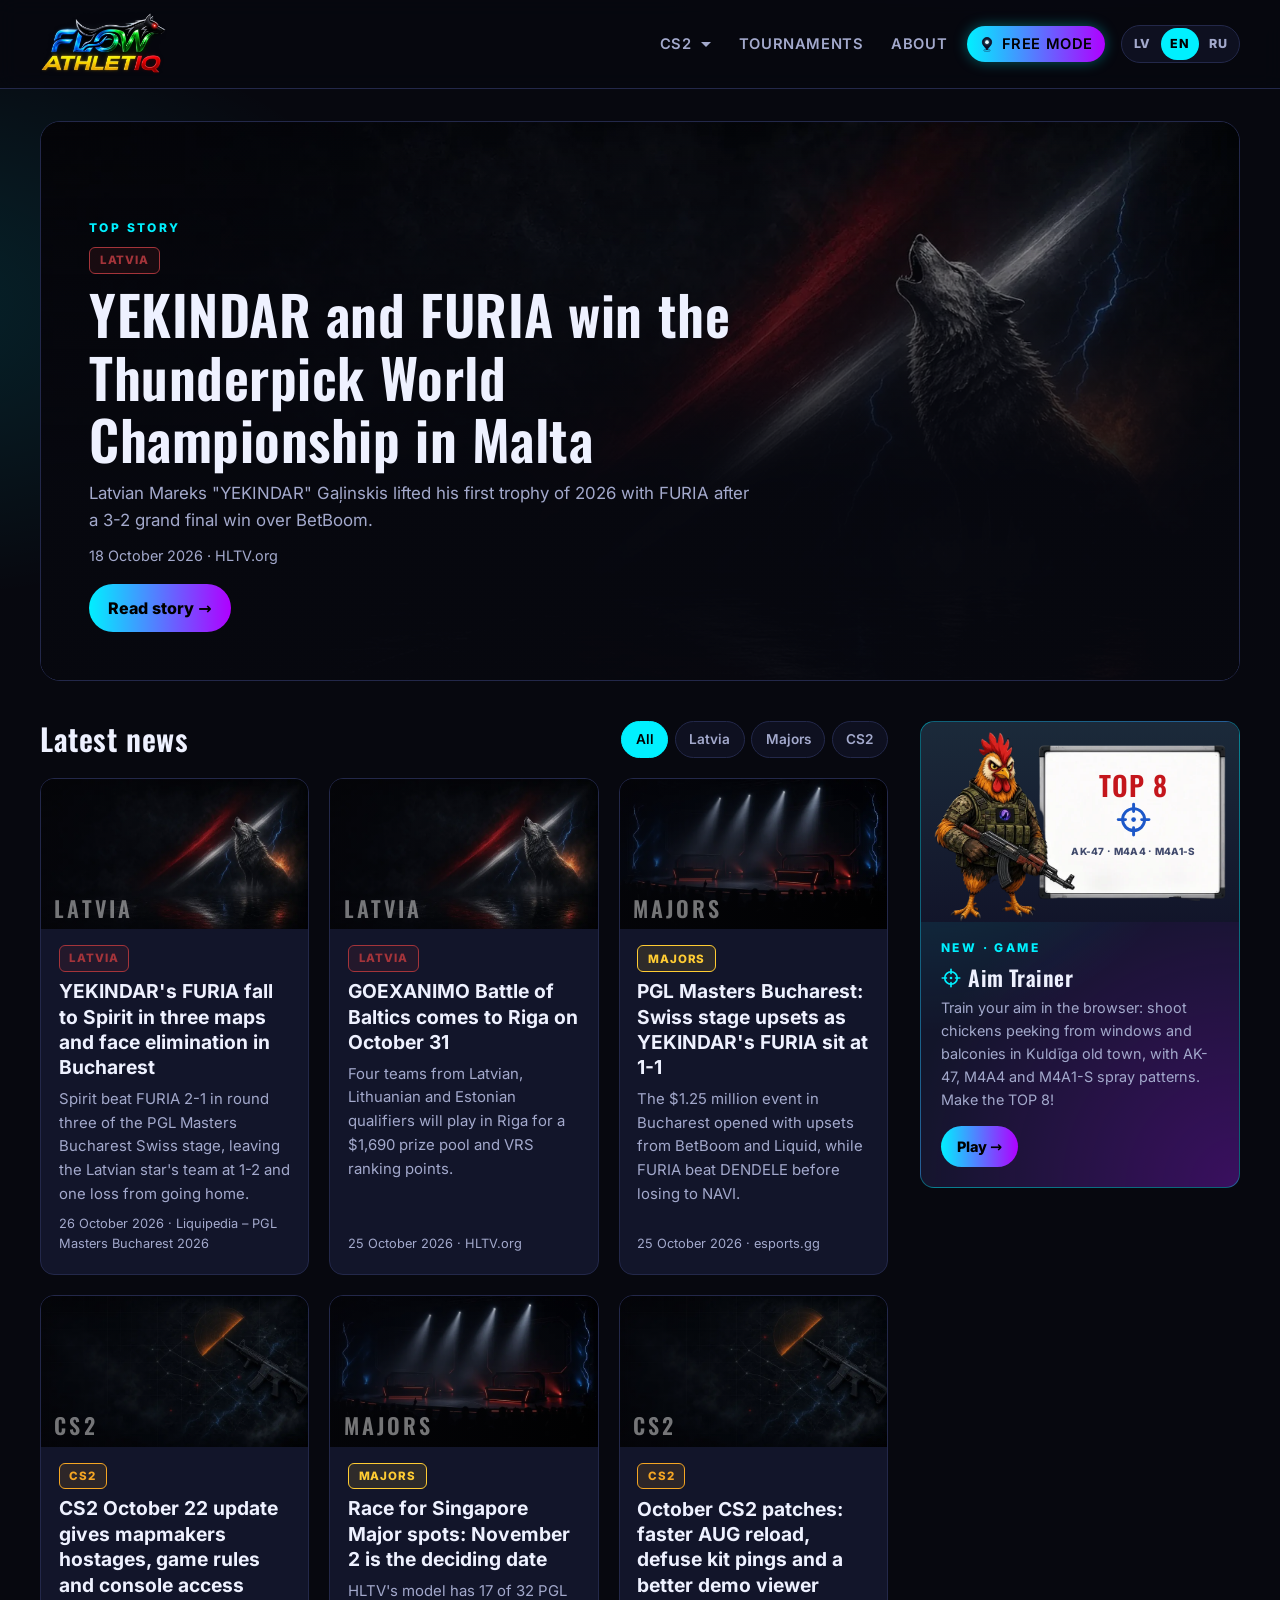
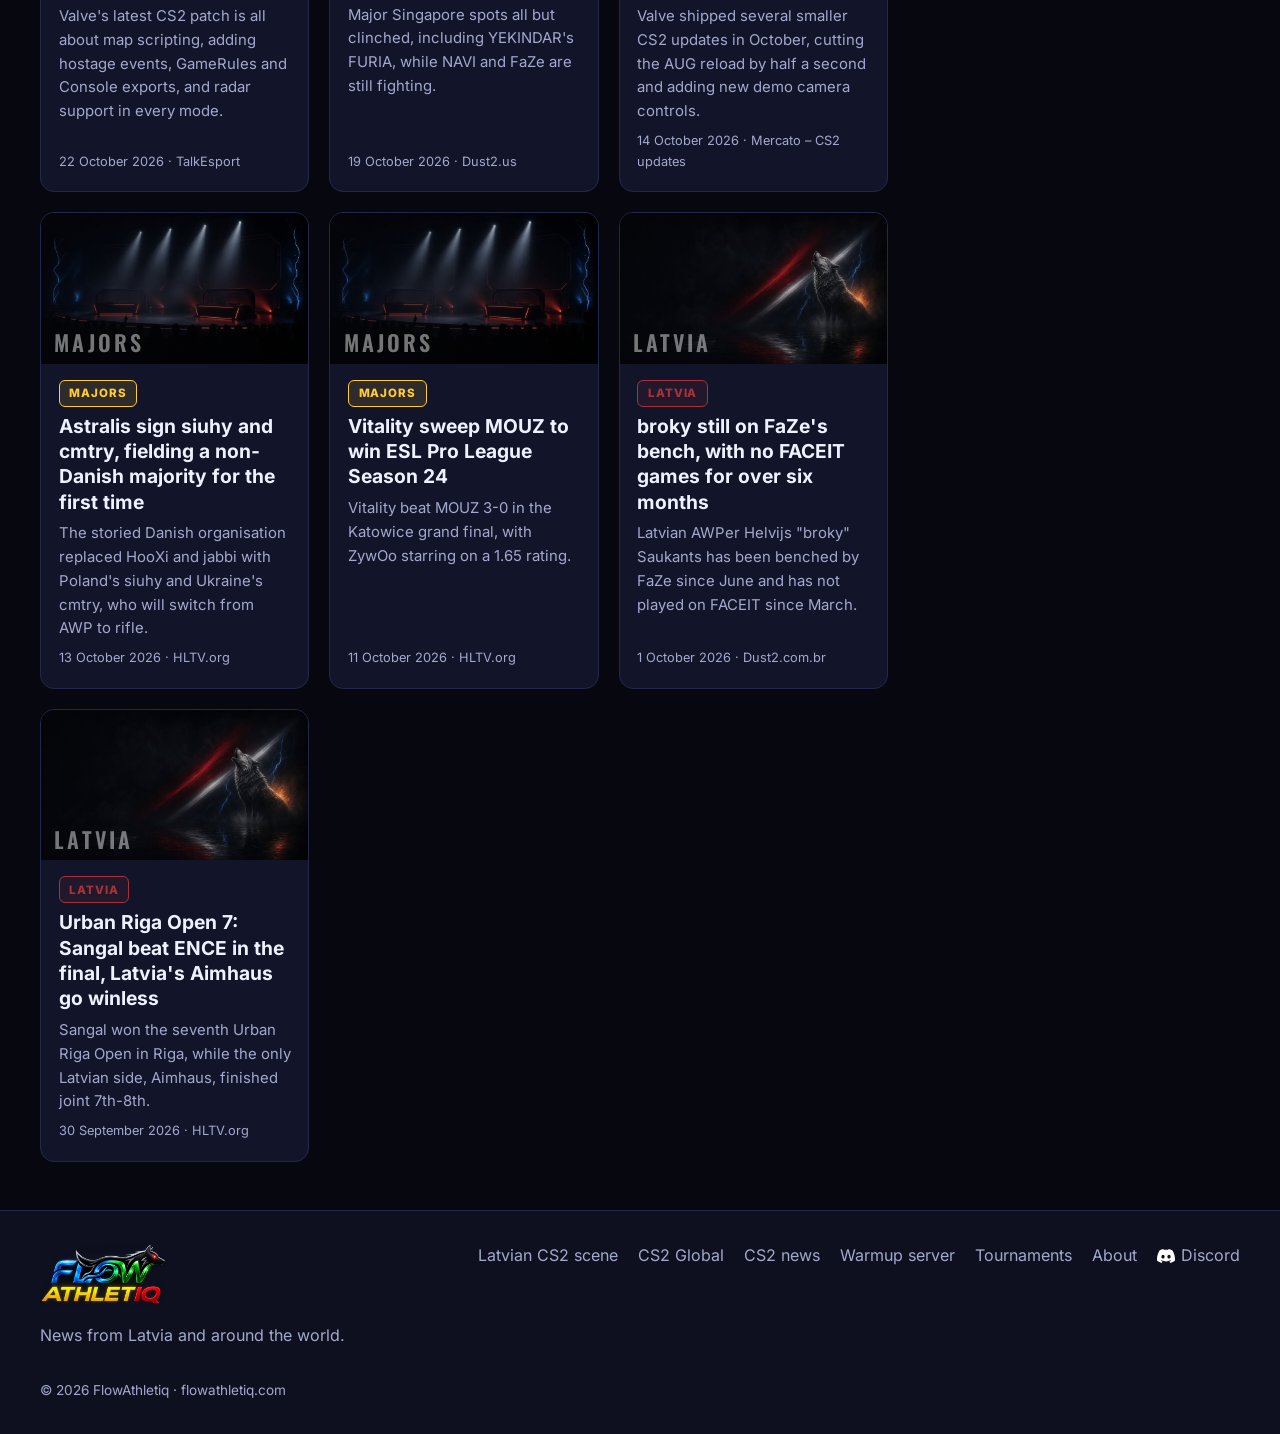
<file: index.html>
<!doctype html>
<html lang="lv">
<head>
  <meta charset="utf-8">
  <meta name="viewport" content="width=device-width, initial-scale=1">
  <title>FlowAthletiq</title>
  <meta name="description" content="CS2 ziņas no Latvijas un pasaules: CS2 Latvijā, Major turnīri un lielākie notikumi.">
  <meta name="theme-color" content="#07080f">
  <link rel="icon" href="favicon.ico?v=redeye1" sizes="any">
  <link rel="icon" href="assets/icons/favicon-32.png?v=redeye1" type="image/png" sizes="32x32">
  <link rel="icon" href="assets/icons/icon-192.png?v=redeye1" type="image/png" sizes="192x192">
  <link rel="apple-touch-icon" href="apple-touch-icon.png?v=redeye1">
  <meta property="og:site_name" content="FlowAthletiq">
  <meta property="og:title" content="FlowAthletiq">
  <meta property="og:description" content="CS2 ziņas no Latvijas un pasaules: CS2 Latvijā, Major turnīri un lielākie notikumi.">
  <meta property="og:type" content="website">
  <meta property="og:image" content="https://flowathletiq.com/assets/og-image.jpg">
  <meta property="og:image:width" content="1200">
  <meta property="og:image:height" content="630">
  <meta name="twitter:card" content="summary_large_image">
  <meta name="twitter:image" content="https://flowathletiq.com/assets/og-image.jpg">
  <!-- canonical (self-referencing ?lang=) is added by js/app.js for the language actually shown -->
  <link rel="alternate" hreflang="lv" href="https://flowathletiq.com/?lang=lv">
  <link rel="alternate" hreflang="en" href="https://flowathletiq.com/?lang=en">
  <link rel="alternate" hreflang="ru" href="https://flowathletiq.com/?lang=ru">
  <link rel="alternate" hreflang="x-default" href="https://flowathletiq.com/?lang=en">
  <link rel="stylesheet" href="css/styles.css?v=20261028r5">
</head>
<body data-page="index">
  <a class="skip-link" href="#main" data-i18n="skip">Pāriet uz saturu</a>
  <header class="site-header" id="site-header"></header>
  <div class="example-banner" id="example-banner" role="note" hidden></div>
  <main id="main" tabindex="-1">
    <section class="hero container" id="hero" data-i18n-label="topStory"></section>
    <div class="container ad-slot ad-wide" data-placement="full-width"></div>
    <div class="container layout">
      <section aria-labelledby="latest-h">
        <div class="section-head">
          <h2 id="latest-h" data-i18n="latest"></h2>
          <div class="filters" id="filters" role="group" data-i18n-label="filterBy"></div>
        </div>
        <div class="grid" id="news-grid"></div>
      </section>
      <aside class="sidebar" data-i18n-label="sidebar">
        <section class="side-box aim-promo" id="aim-promo" aria-labelledby="aim-promo-h" hidden></section>
        <section class="side-box tour-teaser" id="tour-teaser" aria-labelledby="tour-teaser-h" hidden></section>
        <section class="side-box promo-box" id="promo-box" aria-labelledby="promo-h" hidden></section>
        <section class="side-box" id="matches-box" aria-labelledby="matches-h">
          <h2 id="matches-h" data-i18n="upcoming"></h2>
          <ol class="matches" id="matches"></ol>
        </section>
        <div class="ad-slot" data-placement="sidebar"></div>
      </aside>
    </div>
  </main>
  <footer class="site-footer" id="site-footer"></footer>
  <script src="js/i18n.js?v=20261028r5"></script>
  <script src="data/articles.js?v=20261028r5"></script>
  <script src="data/imported.js?v=20261028r5"></script>
  <script src="data/tournaments.js?v=20261028r5"></script>
  <script src="data/promo.js?v=20261028r5"></script>
  <script src="js/app.js?v=20261028r5"></script>
  <script src="js/goatcounter.js?v=20261028r5"></script>
  <script data-goatcounter="https://flowathletiq.goatcounter.com/count" async src="https://gc.zgo.at/count.js"></script>
</body>
</html>
</file>
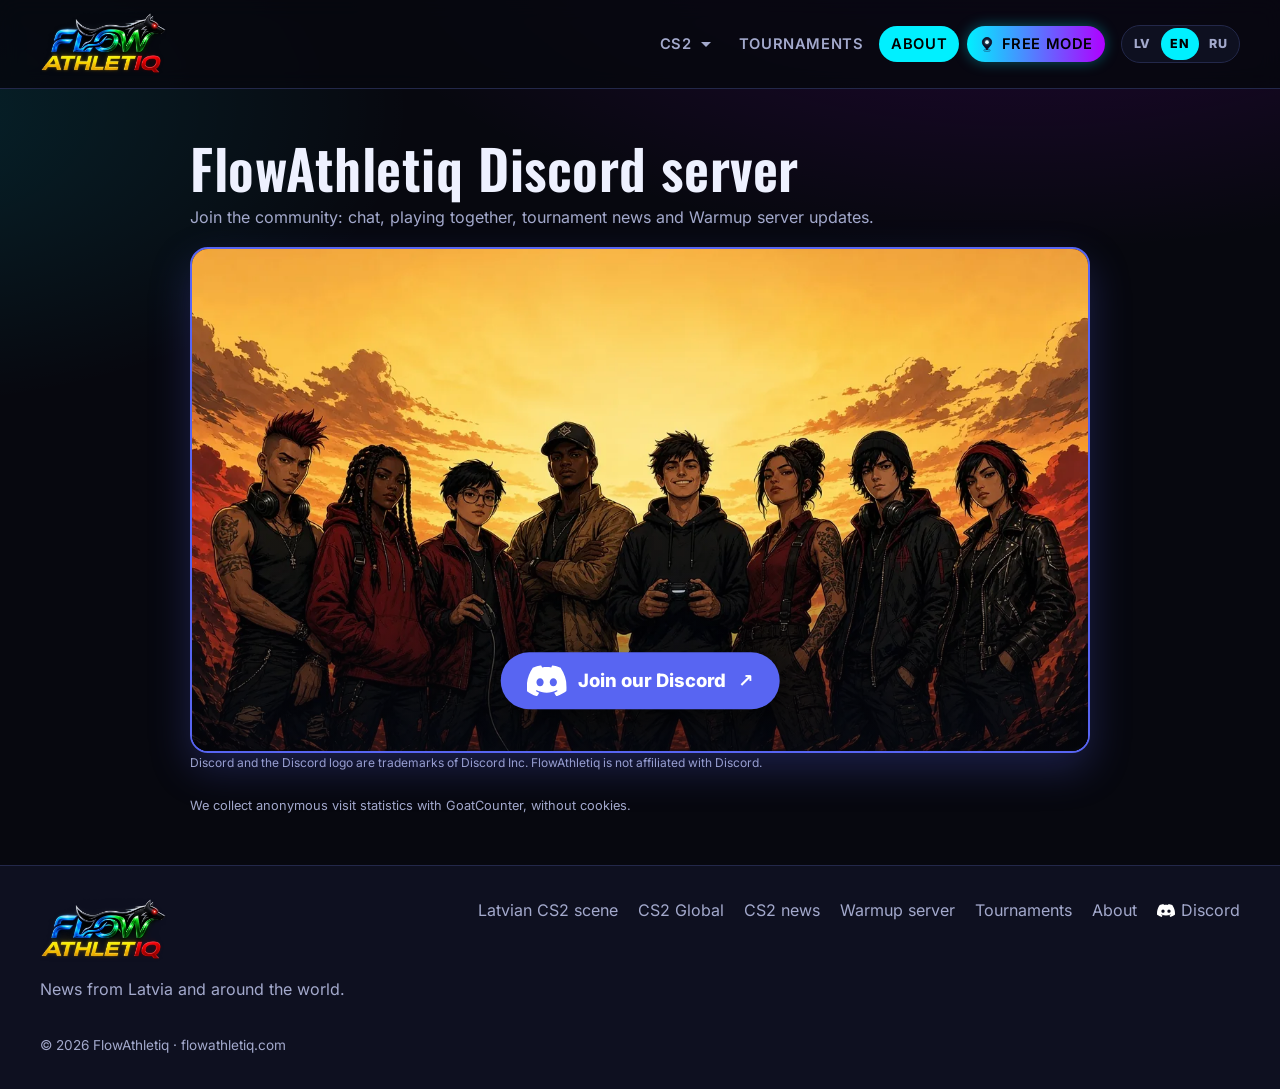
<file: about.html>
<!doctype html>
<html lang="lv">
<head>
  <meta charset="utf-8">
  <meta name="viewport" content="width=device-width, initial-scale=1">
  <title>FlowAthletiq Discord serveris — Par mums</title>
  <meta name="description" content="Pievienojies FlowAthletiq Discord serverim: sarunas, spēles kopā, turnīru ziņas un Warmup servera jaunumi.">
  <meta name="theme-color" content="#07080f">
  <link rel="icon" href="favicon.ico?v=redeye1" sizes="any">
  <link rel="icon" href="assets/icons/favicon-32.png?v=redeye1" type="image/png" sizes="32x32">
  <link rel="icon" href="assets/icons/icon-192.png?v=redeye1" type="image/png" sizes="192x192">
  <link rel="apple-touch-icon" href="apple-touch-icon.png?v=redeye1">
  <meta property="og:site_name" content="FlowAthletiq">
  <meta property="og:title" content="FlowAthletiq Discord serveris">
  <meta property="og:description" content="Pievienojies FlowAthletiq Discord serverim: sarunas, spēles kopā, turnīru ziņas un Warmup servera jaunumi.">
  <meta property="og:type" content="website">
  <meta property="og:image" content="https://flowathletiq.com/assets/og-image.jpg">
  <meta property="og:image:width" content="1200">
  <meta property="og:image:height" content="630">
  <meta name="twitter:card" content="summary_large_image">
  <meta name="twitter:image" content="https://flowathletiq.com/assets/og-image.jpg">
  <!-- canonical (self-referencing ?lang=) is added by js/app.js for the language actually shown -->
  <link rel="alternate" hreflang="lv" href="https://flowathletiq.com/about.html?lang=lv">
  <link rel="alternate" hreflang="en" href="https://flowathletiq.com/about.html?lang=en">
  <link rel="alternate" hreflang="ru" href="https://flowathletiq.com/about.html?lang=ru">
  <link rel="alternate" hreflang="x-default" href="https://flowathletiq.com/about.html?lang=en">
  <link rel="stylesheet" href="css/styles.css?v=20261028r5">
</head>
<body data-page="about">
  <a class="skip-link" href="#main" data-i18n="skip">Pāriet uz saturu</a>
  <header class="site-header" id="site-header"></header>
  <div class="example-banner" id="example-banner" role="note" hidden></div>
  <main id="main" tabindex="-1">
    <section class="container about" id="about"></section>
  </main>
  <footer class="site-footer" id="site-footer"></footer>
  <script src="js/i18n.js?v=20261028r5"></script>
  <script src="data/articles.js?v=20261028r5"></script>
  <script src="data/imported.js?v=20261028r5"></script>
  <script src="js/app.js?v=20261028r5"></script>
  <script src="js/goatcounter.js?v=20261028r5"></script>
  <script data-goatcounter="https://flowathletiq.goatcounter.com/count" async src="https://gc.zgo.at/count.js"></script>
</body>
</html>
</file>
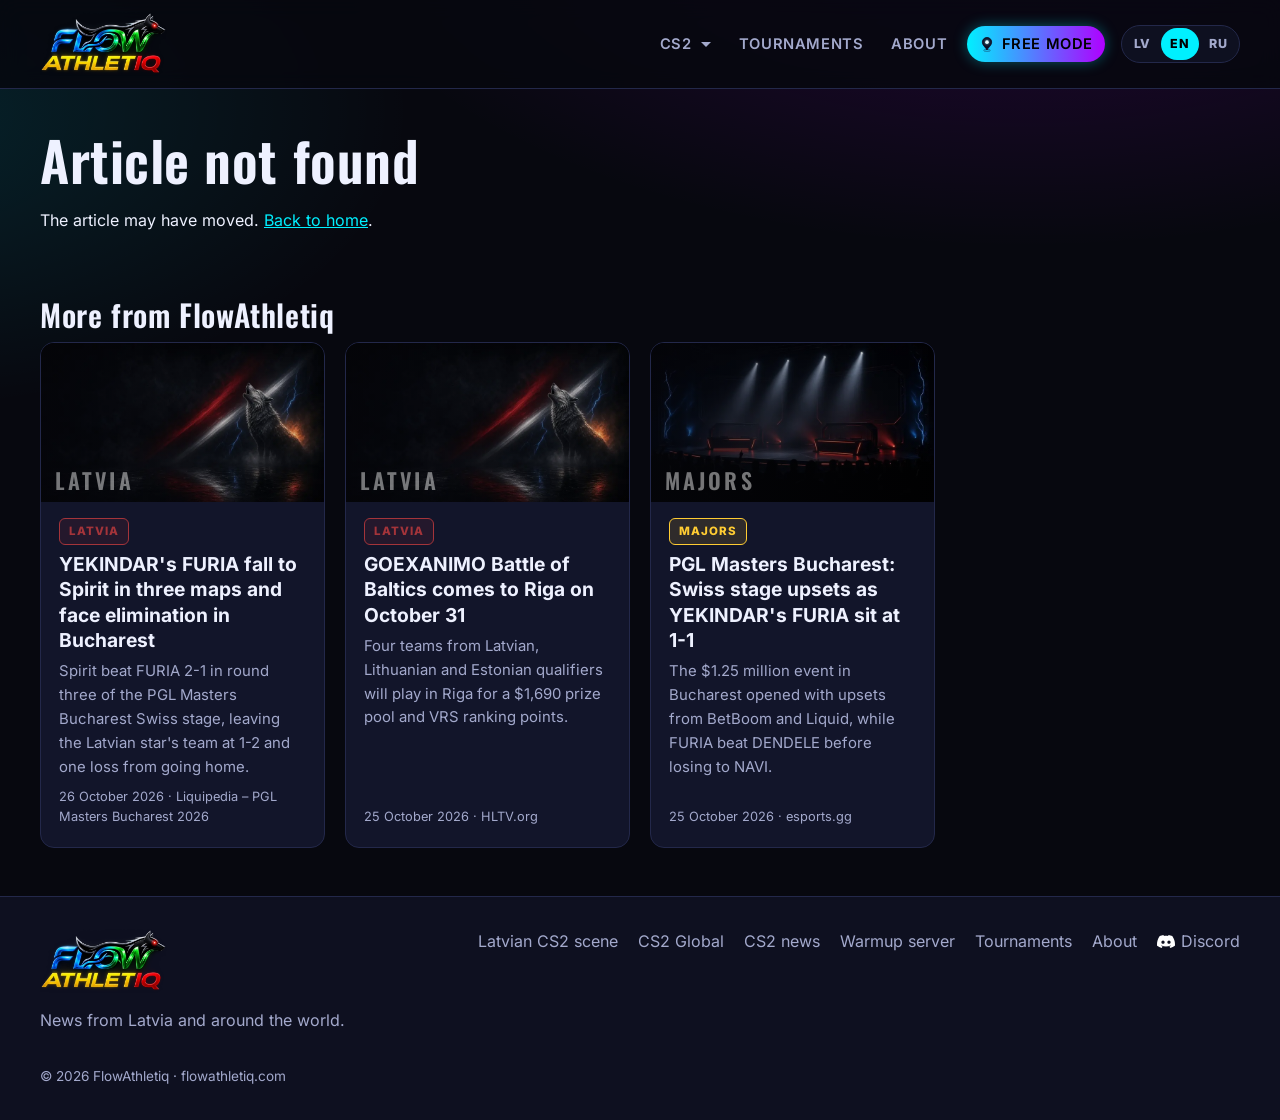
<file: article.html>
<!doctype html>
<html lang="lv">
<head>
  <meta charset="utf-8">
  <meta name="viewport" content="width=device-width, initial-scale=1">
  <title>FlowAthletiq</title>
  <meta name="description" content="CS2 ziņas no Latvijas un pasaules: CS2 Latvijā, Major turnīri un lielākie notikumi.">
  <meta name="theme-color" content="#07080f">
  <link rel="icon" href="favicon.ico?v=redeye1" sizes="any">
  <link rel="icon" href="assets/icons/favicon-32.png?v=redeye1" type="image/png" sizes="32x32">
  <link rel="icon" href="assets/icons/icon-192.png?v=redeye1" type="image/png" sizes="192x192">
  <link rel="apple-touch-icon" href="apple-touch-icon.png?v=redeye1">
  <meta property="og:site_name" content="FlowAthletiq">
  <meta property="og:title" content="FlowAthletiq">
  <meta property="og:description" content="CS2 ziņas no Latvijas un pasaules: CS2 Latvijā, Major turnīri un lielākie notikumi.">
  <meta property="og:type" content="website">
  <meta property="og:image" content="https://flowathletiq.com/assets/og-image.jpg">
  <meta property="og:image:width" content="1200">
  <meta property="og:image:height" content="630">
  <meta name="twitter:card" content="summary_large_image">
  <meta name="twitter:image" content="https://flowathletiq.com/assets/og-image.jpg">
  <link rel="stylesheet" href="css/styles.css?v=20261028r5">
</head>
<body data-page="article">
  <a class="skip-link" href="#main" data-i18n="skip">Pāriet uz saturu</a>
  <header class="site-header" id="site-header"></header>
  <div class="example-banner" id="example-banner" role="note" hidden></div>
  <main id="main" tabindex="-1">
    <div class="container layout article-layout">
      <article class="article" id="article"></article>
      <aside class="sidebar" data-i18n-label="sidebar">
        <div class="ad-slot" data-placement="sidebar"></div>
        <section class="side-box" id="matches-box" aria-labelledby="matches-h">
          <h2 id="matches-h" data-i18n="upcoming"></h2>
          <ol class="matches" id="matches"></ol>
        </section>
        <section class="side-box promo-box" id="promo-box" aria-labelledby="promo-h" hidden></section>
      </aside>
    </div>
    <section class="container related" aria-labelledby="related-h">
      <h2 id="related-h" data-i18n="more"></h2>
      <div class="grid" id="news-grid"></div>
    </section>
  </main>
  <footer class="site-footer" id="site-footer"></footer>
  <script src="js/i18n.js?v=20261028r5"></script>
  <script src="data/articles.js?v=20261028r5"></script>
  <script src="data/imported.js?v=20261028r5"></script>
  <script src="data/promo.js?v=20261028r5"></script>
  <script src="js/app.js?v=20261028r5"></script>
  <script src="js/goatcounter.js?v=20261028r5"></script>
  <script data-goatcounter="https://flowathletiq.goatcounter.com/count" async src="https://gc.zgo.at/count.js"></script>
</body>
</html>
</file>
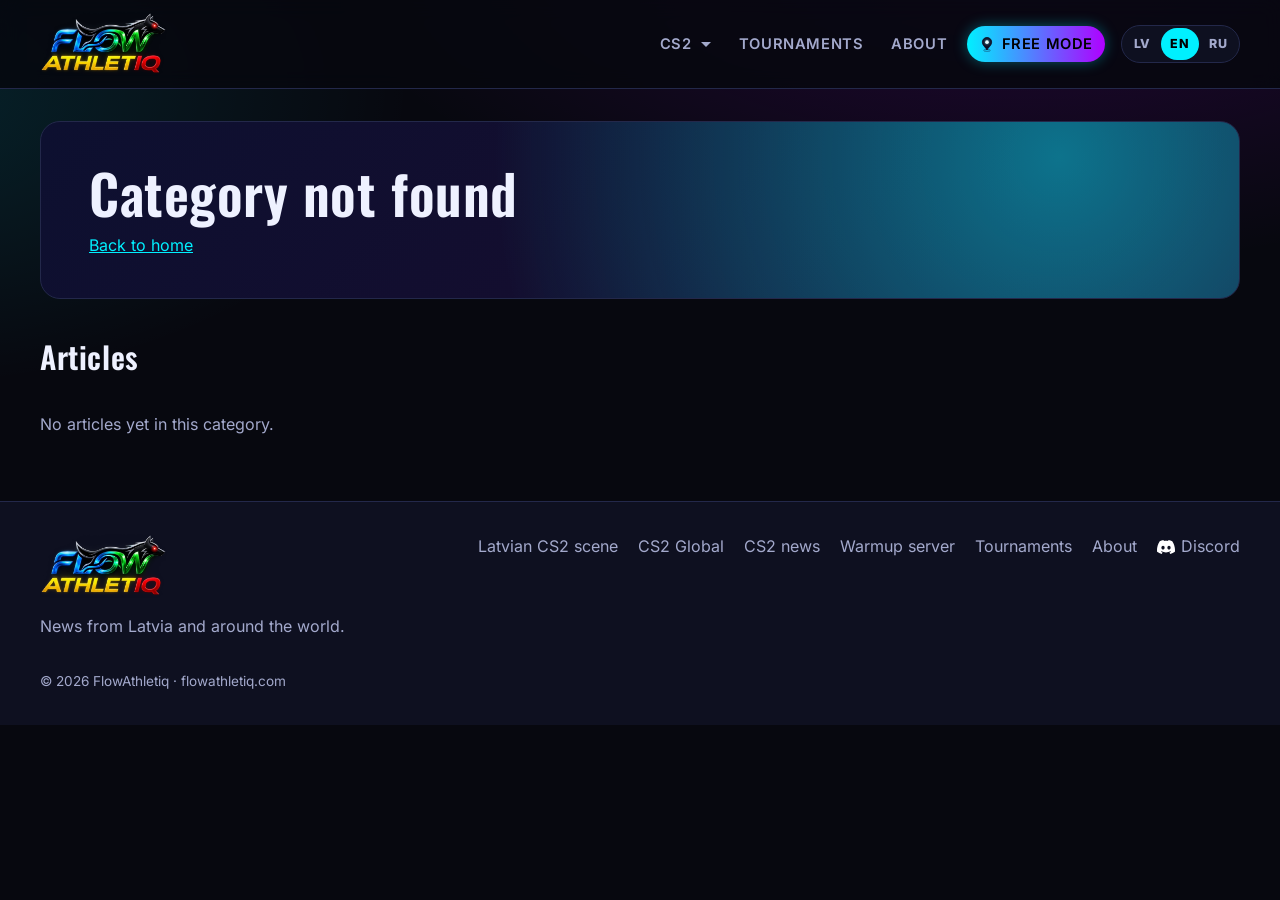
<file: category.html>
<!doctype html>
<html lang="lv">
<head>
  <meta charset="utf-8">
  <meta name="viewport" content="width=device-width, initial-scale=1">
  <title>FlowAthletiq</title>
  <meta name="description" content="CS2 ziņas no Latvijas un pasaules: CS2 Latvijā, Major turnīri un lielākie notikumi.">
  <meta name="theme-color" content="#07080f">
  <link rel="icon" href="favicon.ico?v=redeye1" sizes="any">
  <link rel="icon" href="assets/icons/favicon-32.png?v=redeye1" type="image/png" sizes="32x32">
  <link rel="icon" href="assets/icons/icon-192.png?v=redeye1" type="image/png" sizes="192x192">
  <link rel="apple-touch-icon" href="apple-touch-icon.png?v=redeye1">
  <meta property="og:site_name" content="FlowAthletiq">
  <meta property="og:title" content="FlowAthletiq">
  <meta property="og:description" content="CS2 ziņas no Latvijas un pasaules: CS2 Latvijā, Major turnīri un lielākie notikumi.">
  <meta property="og:type" content="website">
  <meta property="og:image" content="https://flowathletiq.com/assets/og-image.jpg">
  <meta property="og:image:width" content="1200">
  <meta property="og:image:height" content="630">
  <meta name="twitter:card" content="summary_large_image">
  <meta name="twitter:image" content="https://flowathletiq.com/assets/og-image.jpg">
  <link rel="stylesheet" href="css/styles.css?v=20261028r5">
</head>
<body data-page="category">
  <a class="skip-link" href="#main" data-i18n="skip">Pāriet uz saturu</a>
  <header class="site-header" id="site-header"></header>
  <div class="example-banner" id="example-banner" role="note" hidden></div>
  <main id="main" tabindex="-1">
    <section class="container cat-hero" id="cat-hero"></section>
    <div class="container layout">
      <section aria-labelledby="cat-latest-h">
        <div class="section-head"><h2 id="cat-latest-h"></h2></div>
        <div class="grid" id="news-grid"></div>
      </section>
      <aside class="sidebar" data-i18n-label="sidebar">
        <section class="side-box" id="matches-box" aria-labelledby="matches-h">
          <h2 id="matches-h" data-i18n="upcoming"></h2>
          <ol class="matches" id="matches"></ol>
        </section>
        <div class="ad-slot" data-placement="sidebar"></div>
      </aside>
    </div>
  </main>
  <footer class="site-footer" id="site-footer"></footer>
  <script src="js/i18n.js?v=20261028r5"></script>
  <script src="data/articles.js?v=20261028r5"></script>
  <script src="data/imported.js?v=20261028r5"></script>
  <script src="js/app.js?v=20261028r5"></script>
  <script src="js/goatcounter.js?v=20261028r5"></script>
  <script data-goatcounter="https://flowathletiq.goatcounter.com/count" async src="https://gc.zgo.at/count.js"></script>
</body>
</html>
</file>
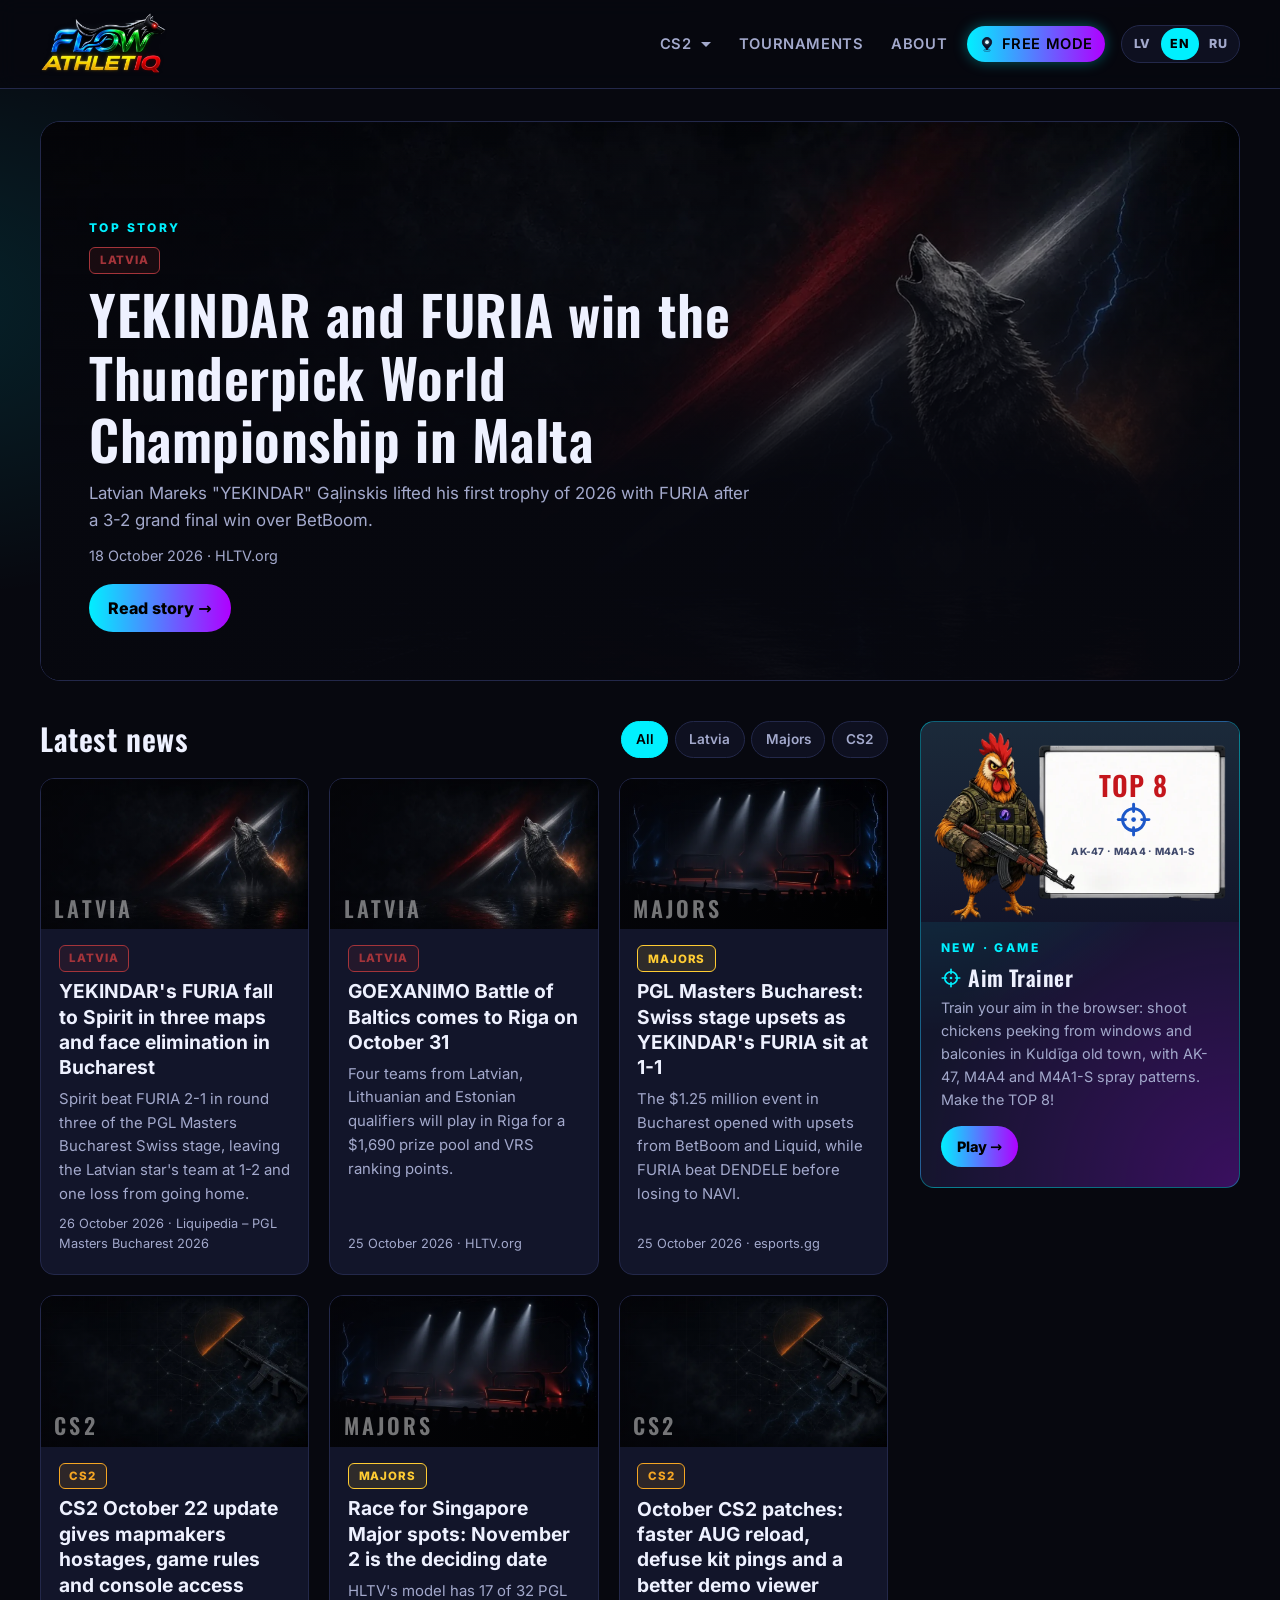
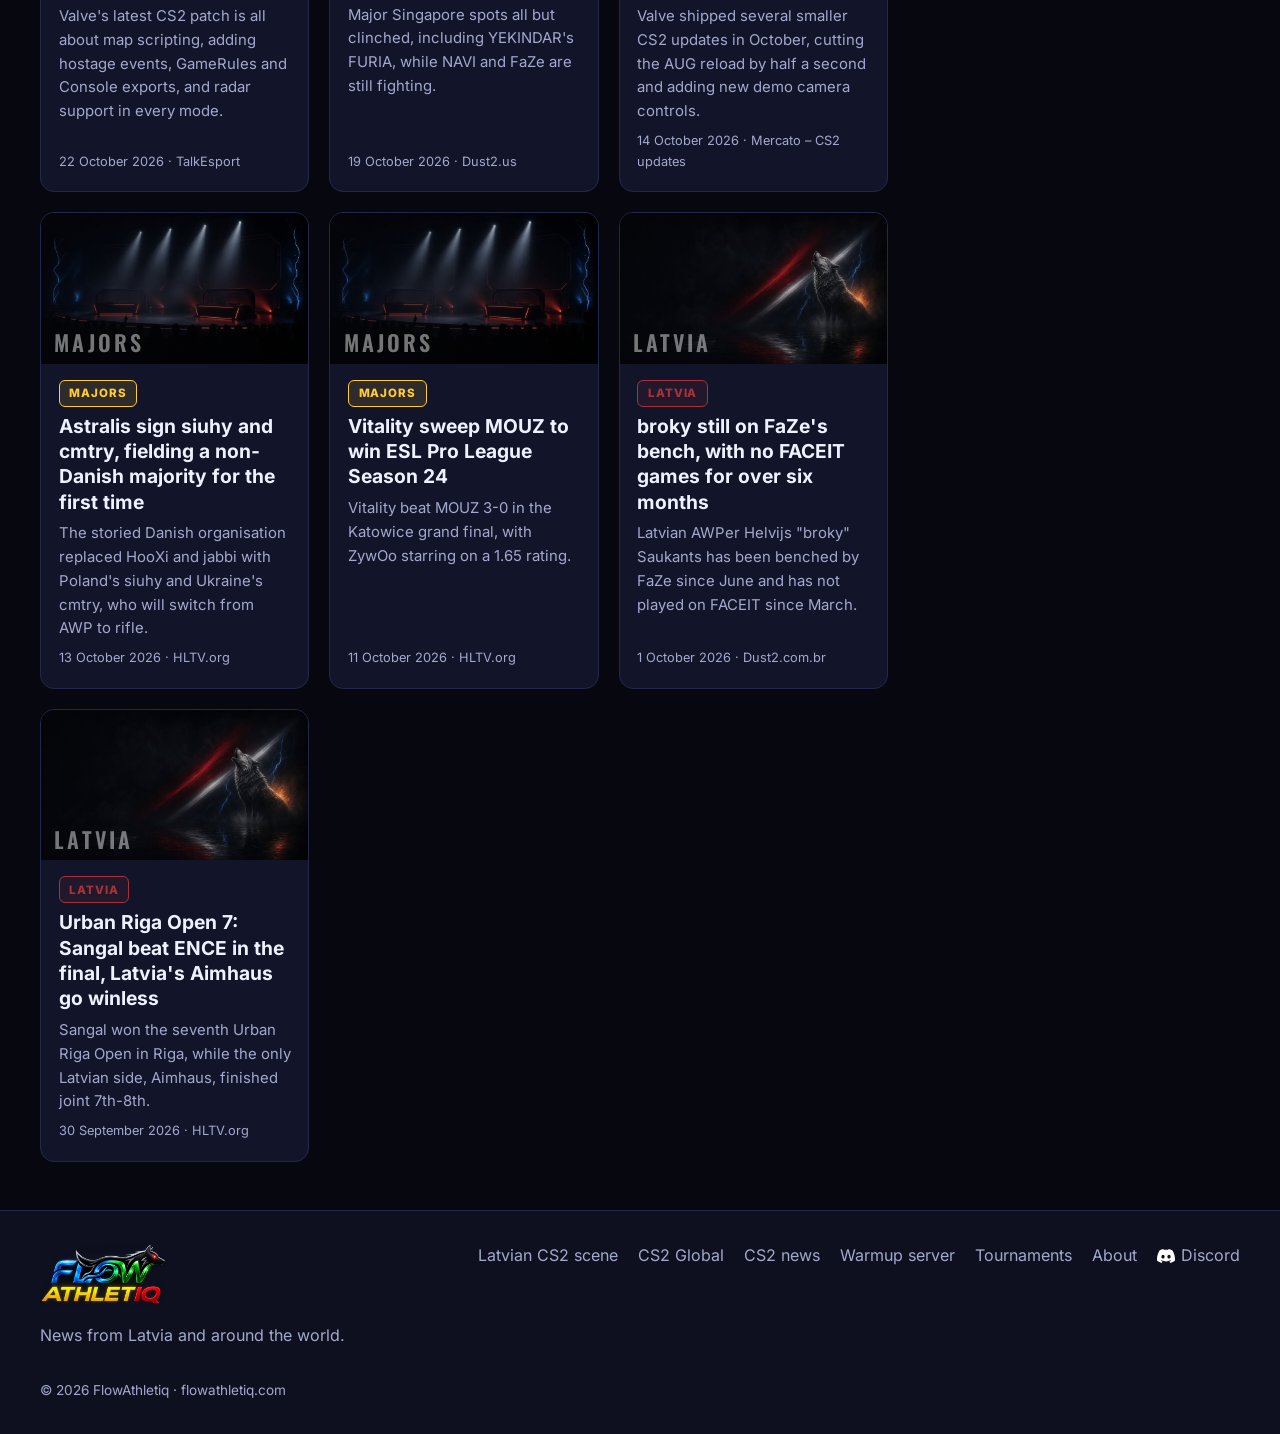
<file: partners.html>
<!doctype html>
<html lang="lv">
<head>
  <meta charset="utf-8">
  <meta name="viewport" content="width=device-width, initial-scale=1">
  <title>FlowAthletiq</title>
  <meta name="description" content="CS2 ziņas no Latvijas un pasaules: CS2 Latvijā, Major turnīri un lielākie notikumi.">
  <meta name="theme-color" content="#07080f">
  <link rel="icon" href="favicon.ico?v=redeye1" sizes="any">
  <link rel="icon" href="assets/icons/favicon-32.png?v=redeye1" type="image/png" sizes="32x32">
  <link rel="icon" href="assets/icons/icon-192.png?v=redeye1" type="image/png" sizes="192x192">
  <link rel="apple-touch-icon" href="apple-touch-icon.png?v=redeye1">
  <meta property="og:site_name" content="FlowAthletiq">
  <meta property="og:title" content="FlowAthletiq">
  <meta property="og:description" content="CS2 ziņas no Latvijas un pasaules: CS2 Latvijā, Major turnīri un lielākie notikumi.">
  <meta property="og:type" content="website">
  <meta property="og:image" content="https://flowathletiq.com/assets/og-image.jpg">
  <meta property="og:image:width" content="1200">
  <meta property="og:image:height" content="630">
  <meta name="twitter:card" content="summary_large_image">
  <meta name="twitter:image" content="https://flowathletiq.com/assets/og-image.jpg">
  <!-- Partners hidden (FA_SHOW_PARTNERS = false): remove these 2 lines when restoring -->
  <meta name="robots" content="noindex"><noscript><meta http-equiv="refresh" content="0; url=index.html"></noscript>
  <link rel="stylesheet" href="css/styles.css?v=20261028r5">
</head>
<body data-page="partners">
  <a class="skip-link" href="#main" data-i18n="skip">Pāriet uz saturu</a>
  <header class="site-header" id="site-header"></header>
  <div class="example-banner" id="example-banner" role="note" hidden></div>
  <main id="main" tabindex="-1">
    <section class="container partners">
      <span class="kicker" data-i18n="partnersKicker"></span>
      <h1 data-i18n-html="partnersTitle"></h1>
      <div class="disclosure" role="note" data-i18n-html="partnersDisclosure"></div>
      <div class="partner-list" id="partner-list"></div>
    </section>
  </main>
  <footer class="site-footer" id="site-footer"></footer>
  <script src="js/i18n.js?v=20261028r5"></script>
  <script src="data/articles.js?v=20261028r5"></script>
  <script src="data/imported.js?v=20261028r5"></script>
  <script src="js/app.js?v=20261028r5"></script>
  <script src="js/goatcounter.js?v=20261028r5"></script>
  <script data-goatcounter="https://flowathletiq.goatcounter.com/count" async src="https://gc.zgo.at/count.js"></script>
</body>
</html>
</file>
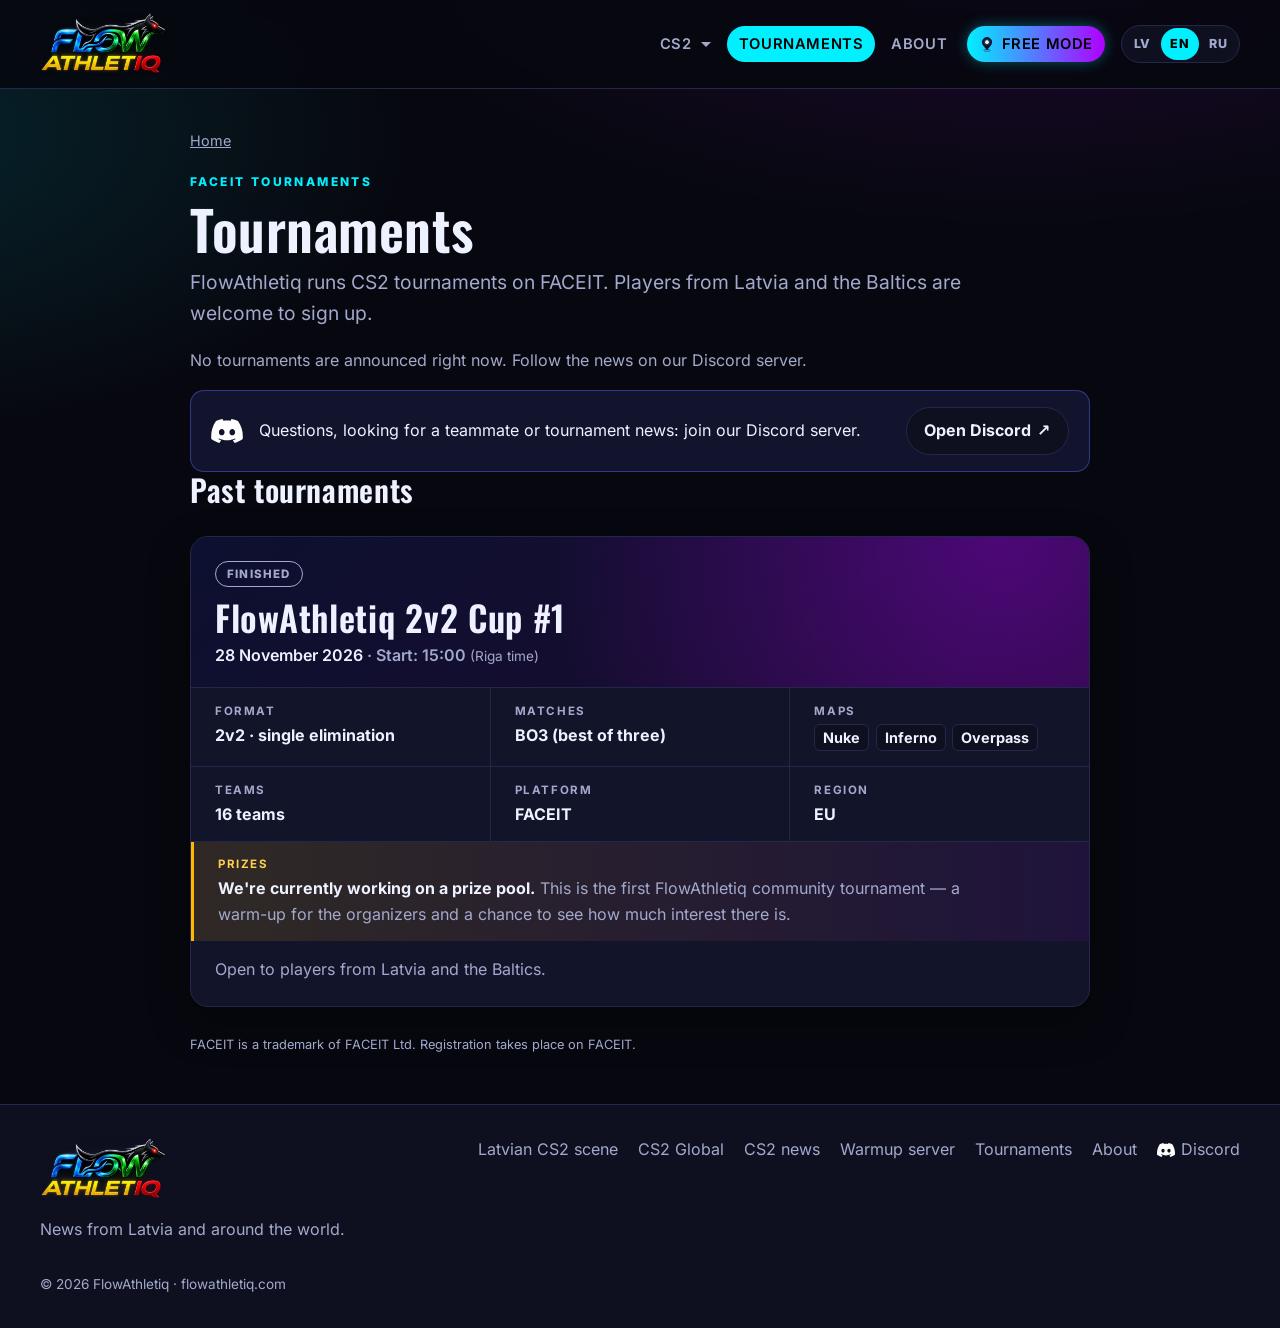
<file: tournaments.html>
<!doctype html>
<html lang="lv">
<head>
  <meta charset="utf-8">
  <meta name="viewport" content="width=device-width, initial-scale=1">
  <title>Turnīri — FlowAthletiq</title>
  <meta name="description" content="FlowAthletiq CS2 turnīri FACEIT platformā: 2v2 Cup, datumi, formāts un reģistrācija.">
  <meta name="theme-color" content="#07080f">
  <link rel="icon" href="favicon.ico?v=redeye1" sizes="any">
  <link rel="icon" href="assets/icons/favicon-32.png?v=redeye1" type="image/png" sizes="32x32">
  <link rel="icon" href="assets/icons/icon-192.png?v=redeye1" type="image/png" sizes="192x192">
  <link rel="apple-touch-icon" href="apple-touch-icon.png?v=redeye1">
  <meta property="og:site_name" content="FlowAthletiq">
  <meta property="og:title" content="FlowAthletiq turnīri">
  <meta property="og:description" content="FlowAthletiq CS2 turnīri FACEIT platformā: 2v2 Cup, datumi, formāts un reģistrācija.">
  <meta property="og:type" content="website">
  <meta property="og:image" content="https://flowathletiq.com/assets/og-image.jpg">
  <meta property="og:image:width" content="1200">
  <meta property="og:image:height" content="630">
  <meta name="twitter:card" content="summary_large_image">
  <meta name="twitter:image" content="https://flowathletiq.com/assets/og-image.jpg">
  <!-- canonical (self-referencing ?lang=) is added by js/app.js for the language actually shown -->
  <link rel="alternate" hreflang="lv" href="https://flowathletiq.com/tournaments.html?lang=lv">
  <link rel="alternate" hreflang="en" href="https://flowathletiq.com/tournaments.html?lang=en">
  <link rel="alternate" hreflang="ru" href="https://flowathletiq.com/tournaments.html?lang=ru">
  <link rel="alternate" hreflang="x-default" href="https://flowathletiq.com/tournaments.html?lang=en">
  <link rel="stylesheet" href="css/styles.css?v=20261028r5">
</head>
<body data-page="tournaments">
  <a class="skip-link" href="#main" data-i18n="skip">Pāriet uz saturu</a>
  <header class="site-header" id="site-header"></header>
  <div class="example-banner" id="example-banner" role="note" hidden></div>
  <main id="main" tabindex="-1">
    <section class="container tour-page" id="tournaments-root"></section>
  </main>
  <footer class="site-footer" id="site-footer"></footer>
  <script src="js/i18n.js?v=20261028r5"></script>
  <script src="data/articles.js?v=20261028r5"></script>
  <script src="data/imported.js?v=20261028r5"></script>
  <script src="data/tournaments.js?v=20261028r5"></script>
  <script src="js/app.js?v=20261028r5"></script>
  <script src="js/goatcounter.js?v=20261028r5"></script>
  <script data-goatcounter="https://flowathletiq.goatcounter.com/count" async src="https://gc.zgo.at/count.js"></script>
</body>
</html>
</file>
<file: css/styles.css>
/* Self-hosted fonts (SIL Open Font License): Inter + Oswald, subsets latin, latin-ext (LV), cyrillic (RU) */
/* Inter cyrillic-ext */
@font-face {
  font-family: 'Inter';
  font-style: normal;
  font-weight: 400 800;
  font-display: swap;
  src: url(../assets/fonts/inter-cyrillic-ext.woff2) format('woff2');
  unicode-range: U+0460-052F, U+1C80-1C8A, U+20B4, U+2DE0-2DFF, U+A640-A69F, U+FE2E-FE2F;
}
/* Inter cyrillic */
@font-face {
  font-family: 'Inter';
  font-style: normal;
  font-weight: 400 800;
  font-display: swap;
  src: url(../assets/fonts/inter-cyrillic.woff2) format('woff2');
  unicode-range: U+0301, U+0400-045F, U+0490-0491, U+04B0-04B1, U+2116;
}
/* Inter latin-ext */
@font-face {
  font-family: 'Inter';
  font-style: normal;
  font-weight: 400 800;
  font-display: swap;
  src: url(../assets/fonts/inter-latin-ext.woff2) format('woff2');
  unicode-range: U+0100-02BA, U+02BD-02C5, U+02C7-02CC, U+02CE-02D7, U+02DD-02FF, U+0304, U+0308, U+0329, U+1D00-1DBF, U+1E00-1E9F, U+1EF2-1EFF, U+2020, U+20A0-20AB, U+20AD-20C4, U+2113, U+2C60-2C7F, U+A720-A7FF;
}
/* Inter latin */
@font-face {
  font-family: 'Inter';
  font-style: normal;
  font-weight: 400 800;
  font-display: swap;
  src: url(../assets/fonts/inter-latin.woff2) format('woff2');
  unicode-range: U+0000-00FF, U+0131, U+0152-0153, U+02BB-02BC, U+02C6, U+02DA, U+02DC, U+0304, U+0308, U+0329, U+2000-206F, U+20AC, U+2122, U+2191, U+2193, U+2212, U+2215, U+FEFF, U+FFFD;
}
/* Oswald cyrillic-ext */
@font-face {
  font-family: 'Oswald';
  font-style: normal;
  font-weight: 500 700;
  font-display: swap;
  src: url(../assets/fonts/oswald-cyrillic-ext.woff2) format('woff2');
  unicode-range: U+0460-052F, U+1C80-1C8A, U+20B4, U+2DE0-2DFF, U+A640-A69F, U+FE2E-FE2F;
}
/* Oswald cyrillic */
@font-face {
  font-family: 'Oswald';
  font-style: normal;
  font-weight: 500 700;
  font-display: swap;
  src: url(../assets/fonts/oswald-cyrillic.woff2) format('woff2');
  unicode-range: U+0301, U+0400-045F, U+0490-0491, U+04B0-04B1, U+2116;
}
/* Oswald latin-ext */
@font-face {
  font-family: 'Oswald';
  font-style: normal;
  font-weight: 500 700;
  font-display: swap;
  src: url(../assets/fonts/oswald-latin-ext.woff2) format('woff2');
  unicode-range: U+0100-02BA, U+02BD-02C5, U+02C7-02CC, U+02CE-02D7, U+02DD-02FF, U+0304, U+0308, U+0329, U+1D00-1DBF, U+1E00-1E9F, U+1EF2-1EFF, U+2020, U+20A0-20AB, U+20AD-20C4, U+2113, U+2C60-2C7F, U+A720-A7FF;
}
/* Oswald latin */
@font-face {
  font-family: 'Oswald';
  font-style: normal;
  font-weight: 500 700;
  font-display: swap;
  src: url(../assets/fonts/oswald-latin.woff2) format('woff2');
  unicode-range: U+0000-00FF, U+0131, U+0152-0153, U+02BB-02BC, U+02C6, U+02DA, U+02DC, U+0304, U+0308, U+0329, U+2000-206F, U+20AC, U+2122, U+2191, U+2193, U+2212, U+2215, U+FEFF, U+FFFD;
}

:root {
  --bg: #07080f; --bg-2: #0e1020; --card: #12152a; --line: #23284a;
  --text: #eef1ff; --muted: #a3a9cc; --neon: #00f0ff; --neon-2: #b000ff;
  --radius: 14px; --max: 1200px;
  --font: "Inter", system-ui, -apple-system, "Segoe UI", Roboto, sans-serif;
  --display: "Oswald", "Arial Narrow", system-ui, sans-serif;
}
*, *::before, *::after { box-sizing: border-box; }
html { scroll-behavior: smooth; -webkit-text-size-adjust: 100%; text-size-adjust: 100%; }
body {
  margin: 0; font-family: var(--font); color: var(--text); line-height: 1.6;
  background: radial-gradient(1200px 600px at 80% -10%, rgba(176,0,255,.18), transparent 60%),
              radial-gradient(900px 500px at -10% 10%, rgba(0,240,255,.12), transparent 60%), var(--bg);
  min-height: 100vh;
}
a { color: var(--neon); }
img, svg { display: block; max-width: 100%; }
.container { width: min(100% - 2rem, var(--max)); margin-inline: auto; }
.sr-only { position: absolute; width: 1px; height: 1px; overflow: hidden; clip: rect(0 0 0 0); white-space: nowrap; }
.skip-link { position: absolute; left: 1rem; top: -3rem; background: var(--neon); color: #000; padding: .5rem 1rem; border-radius: 8px; z-index: 100; font-weight: 700; }
.skip-link:focus { top: 1rem; }
:focus-visible { outline: 3px solid var(--neon); outline-offset: 3px; border-radius: 4px; }
main:focus { outline: none; }
h1, h2, h3 { font-family: var(--display); line-height: 1.2; letter-spacing: .02em; margin: 0 0 .5rem; font-synthesis-weight: none; }
h1 { font-size: clamp(2rem, 4.5vw, 3.4rem); font-weight: 600; line-height: 1.15; letter-spacing: .01em; }
h2 { font-size: clamp(1.4rem, 2.5vw, 1.9rem); font-weight: 600; }
/* Small headings (card titles, sidebar sub-headings) use the readable text font */
h3 { font-family: var(--font); font-weight: 700; line-height: 1.3; letter-spacing: 0; }
.accent { background: linear-gradient(90deg, var(--neon), var(--neon-2)); -webkit-background-clip: text; background-clip: text; color: transparent; }

/* Header */
.site-header { position: sticky; top: 0; z-index: 50; background: rgba(7,8,15,.85); backdrop-filter: blur(10px); border-bottom: 1px solid var(--line); }
.header-inner { display: flex; align-items: center; justify-content: space-between; gap: 1rem; padding: .75rem 0; }
.brand { display: inline-flex; align-items: center; gap: .6rem; text-decoration: none; color: var(--text); }
.brand picture { display: block; line-height: 0; }
.brand-logo { display: block; height: 64px; width: auto; }
.site-footer .brand-logo { height: 64px; }
/* Logo wolf eye: red glow that slowly fades out to dark, stays dark a moment, then relights. Positioned in % so it scales with the logo. */
.brand-mark { position: relative; display: block; line-height: 0; }
.logo-eye { position: absolute; left: 90.43%; top: 21.84%; width: 7%; aspect-ratio: 1; transform: translate(-50%, -50%); pointer-events: none; }
.logo-eye i { position: absolute; left: 50%; top: 50%; transform: translate(-50%, -50%); border-radius: 50%; }
.logo-eye .glow { width: 100%; height: 100%; mix-blend-mode: screen; opacity: .9;
  background: radial-gradient(circle, rgba(255,236,226,.95) 0 7%, rgba(255,45,30,.95) 16%, rgba(255,0,0,.4) 38%, rgba(255,0,0,0) 68%);
  animation: logo-eye-glow 9s ease-in-out infinite; }
.logo-eye .lid { left: 52%; top: 52%; width: 62%; height: 36%; background: #07070a; transform: translate(-50%, -50%) rotate(-24deg); opacity: 0; animation: logo-eye-lid 9s ease-in-out infinite; }
@keyframes logo-eye-glow {
  0%, 20% { opacity: .9; }
  60%, 75% { opacity: 0; }
  88%, 100% { opacity: .9; }
}
@keyframes logo-eye-lid {
  0%, 30% { opacity: 0; }
  60%, 75% { opacity: 1; }
  85%, 100% { opacity: 0; }
}
@media (prefers-reduced-motion: reduce) { .logo-eye .glow, .logo-eye .lid { animation: none; } }
.nav ul { list-style: none; margin: 0; padding: 0; }
.nav-list { display: flex; flex-wrap: wrap; align-items: center; gap: .25rem; }
/* All top-level nav items (links and dropdown buttons) share one identical type style. */
.nav a, .sub-toggle { display: block; padding: .45rem .75rem; border-radius: 999px; color: var(--muted); text-decoration: none; font-family: var(--font); font-weight: 600; font-size: .92rem; line-height: 1.5; letter-spacing: 0; text-shadow: none; -webkit-tap-highlight-color: transparent; }
@media (hover: hover) {
  .nav a:hover, .sub-toggle:hover { color: var(--text); background: var(--bg-2); }
}
/* Top-level items and submenu links in ALL CAPS. */
.nav-list > li > a, .nav-list > li > .sub-toggle, .nav .submenu a { text-transform: uppercase; letter-spacing: .04em; }
.nav a:focus-visible, .sub-toggle:focus-visible { outline: 2px solid var(--neon); outline-offset: 2px; }
.nav-toggle { display: none; background: none; border: 1px solid var(--line); border-radius: 10px; width: 44px; height: 44px; cursor: pointer; }
.bars, .bars::before, .bars::after { display: block; width: 20px; height: 2px; background: var(--text); margin: auto; position: relative; content: ""; }
.bars::before { position: absolute; top: -6px; } .bars::after { position: absolute; top: 6px; }
.example-banner { text-align: center; font-size: .85rem; padding: .45rem 1rem; background: repeating-linear-gradient(45deg, #2a1d00, #2a1d00 12px, #332400 12px, #332400 24px); color: #ffd27a; border-bottom: 1px solid #5a4100; }

/* Hero */
.hero { margin-top: 2rem; }
.hero-card { position: relative; display: grid; border-radius: calc(var(--radius) + 6px); overflow: hidden; text-decoration: none; color: var(--text); border: 1px solid var(--line); min-height: 420px; }
.hero-card > * { grid-area: 1 / 1; }
.hero-card .cover { height: 100%; aspect-ratio: auto; }
.hero-text { position: relative; z-index: 1; align-self: end; padding: clamp(1.25rem, 4vw, 3rem); background: linear-gradient(to top, rgba(7,8,15,.96) 35%, rgba(7,8,15,0)); padding-top: 6rem; display: flex; flex-direction: column; gap: .6rem; align-items: flex-start; }
.hero-text h1 { max-width: 22ch; margin: 0; }
.hero-text p { max-width: 60ch; color: var(--muted); margin: 0; font-size: 1.05rem; }
.hero-card:hover .btn { box-shadow: 0 0 24px rgba(0,240,255,.7); }
.kicker { text-transform: uppercase; letter-spacing: .2em; font-size: .75rem; font-weight: 800; color: var(--neon); }
.btn { display: inline-block; margin-top: .5rem; padding: .7rem 1.2rem; border-radius: 999px; background: linear-gradient(90deg, var(--neon), var(--neon-2)); color: #000; font-weight: 800; transition: box-shadow .2s; }

/* Cover art */
.cover { position: relative; aspect-ratio: 16 / 9; background:
  radial-gradient(circle at 75% 30%, color-mix(in srgb, var(--game) 55%, transparent), transparent 55%),
  linear-gradient(135deg, #0d1030, #1a0b2e 60%, #05060c); overflow: hidden; }
.cover svg { width: 100%; height: 100%; }
.cover[data-cat] { background-size: cover; background-position: center; }
.cover[data-cat]::after { content: ""; position: absolute; inset: 0; background: linear-gradient(90deg, rgba(7,8,15,.55), rgba(7,8,15,.1)); }
.cover[data-cat="cs2-latvia"] { background-image: url("../assets/covers/cs2-latvija-800.jpg?v=20261026i"); background-image: image-set(url("../assets/covers/cs2-latvija-800.webp?v=20261026i") type("image/webp"), url("../assets/covers/cs2-latvija-800.jpg?v=20261026i") type("image/jpeg")); }
.cover[data-cat="cs2-majors"] { background-image: url("../assets/covers/cs2-global-800.jpg?v=20261026i"); background-image: image-set(url("../assets/covers/cs2-global-800.webp?v=20261026i") type("image/webp"), url("../assets/covers/cs2-global-800.jpg?v=20261026i") type("image/jpeg")); }
.cover[data-cat="cs2"] { background-image: url("../assets/covers/cs2-jaunumi-800.jpg?v=20261026i"); background-image: image-set(url("../assets/covers/cs2-jaunumi-800.webp?v=20261026i") type("image/webp"), url("../assets/covers/cs2-jaunumi-800.jpg?v=20261026i") type("image/jpeg")); }
.cover-big[data-cat="cs2-latvia"] { background-image: url("../assets/covers/cs2-latvija.jpg?v=20261026i"); background-image: image-set(url("../assets/covers/cs2-latvija.webp?v=20261026i") type("image/webp"), url("../assets/covers/cs2-latvija.jpg?v=20261026i") type("image/jpeg")); }
.cover-big[data-cat="cs2-majors"] { background-image: url("../assets/covers/cs2-global.jpg?v=20261026i"); background-image: image-set(url("../assets/covers/cs2-global.webp?v=20261026i") type("image/webp"), url("../assets/covers/cs2-global.jpg?v=20261026i") type("image/jpeg")); }
.cover-big[data-cat="cs2"] { background-image: url("../assets/covers/cs2-jaunumi.jpg?v=20261026i"); background-image: image-set(url("../assets/covers/cs2-jaunumi.webp?v=20261026i") type("image/webp"), url("../assets/covers/cs2-jaunumi.jpg?v=20261026i") type("image/jpeg")); }
.cover-label { position: absolute; z-index: 1; left: 5%; bottom: 7%; font-family: var(--display); font-weight: 600; font-size: clamp(14px, 3.2vw, 22px); color: #fff; opacity: .45; letter-spacing: .14em; line-height: 1; }
.cover-big .cover-label { font-size: clamp(18px, 4vw, 30px); }
.hero-card .cover-label { display: none; }
.article .cover-big { border-radius: var(--radius); margin: 1.5rem 0; }

/* Layout */
.layout { display: grid; grid-template-columns: minmax(0, 1fr) 320px; gap: 2rem; margin: 2.5rem auto 3rem; }
.section-head { display: flex; flex-wrap: wrap; align-items: center; justify-content: space-between; gap: 1rem; margin-bottom: 1.25rem; }
.section-head h2 { margin: 0; }
.filters { display: flex; flex-wrap: wrap; gap: .4rem; }
.filters button { font: inherit; font-size: .85rem; font-weight: 600; color: var(--muted); background: var(--bg-2); border: 1px solid var(--line); border-radius: 999px; padding: .4rem .85rem; cursor: pointer; min-height: 36px; }
.filters button:hover { color: var(--text); }
.filters button[aria-pressed="true"] { color: #000; background: var(--neon); border-color: var(--neon); }
.grid { display: grid; grid-template-columns: repeat(auto-fill, minmax(250px, 1fr)); gap: 1.25rem; }
.card { position: relative; background: var(--card); border: 1px solid var(--line); border-radius: var(--radius); overflow: hidden; display: flex; flex-direction: column; transition: transform .2s, border-color .2s, box-shadow .2s; }
.card:hover, .card:focus-within { transform: translateY(-3px); border-color: var(--neon); box-shadow: 0 8px 30px rgba(0,240,255,.15); }
.card-body { padding: 1rem 1.1rem 1.2rem; display: flex; flex-direction: column; gap: .45rem; flex: 1; }
.card h3 { font-size: 1.2rem; line-height: 1.32; margin: 0; }
.card h3 a { color: var(--text); text-decoration: none; }
.stretched::after { content: ""; position: absolute; inset: 0; }
.card p { margin: 0; color: var(--muted); font-size: .93rem; }
.card .meta { margin-top: auto; font-size: .8rem; }
.badge { position: relative; z-index: 2; align-self: flex-start; display: inline-block; font-size: .72rem; font-weight: 800; text-transform: uppercase; letter-spacing: .08em; padding: .2rem .6rem; border-radius: 6px; color: var(--game); border: 1px solid var(--game); background: color-mix(in srgb, var(--game) 12%, transparent); text-decoration: none; }
.example-tag { align-self: flex-start; font-size: .7rem; font-weight: 700; color: #ffd27a; border: 1px dashed #8a6a1f; border-radius: 6px; padding: .1rem .45rem; }
.meta { color: var(--muted); font-size: .9rem; }
.empty { color: var(--muted); }

/* Sidebar */
.sidebar { align-self: start; position: sticky; top: 90px; display: grid; gap: 1.25rem; }
.side-box { background: var(--card); border: 1px solid var(--line); border-radius: var(--radius); padding: 1.25rem; }
.sidebar h2 { font-size: 1.4rem; }
.matches { list-style: none; margin: 0; padding: 0; display: grid; gap: .75rem; }
.match { display: grid; gap: .15rem; padding: .8rem .9rem; border-radius: 10px; background: var(--bg-2); border-left: 3px solid var(--game); }
.match-game { font-size: .7rem; font-weight: 800; letter-spacing: .1em; text-transform: uppercase; color: var(--game); }
.match-event { font-size: .85rem; color: var(--muted); }
.match-teams { font-weight: 700; }
.vs { color: var(--neon); font-size: .8rem; margin: 0 .2rem; }
.match time { font-size: .8rem; color: var(--muted); }
.match-note { font-size: .78rem; color: #ffd27a; }

/* Category */
.cat-hero { margin-top: 2rem; padding: 2.5rem clamp(1.25rem, 4vw, 3rem); border-radius: calc(var(--radius) + 6px); border: 1px solid var(--line);
  background: radial-gradient(circle at 85% 20%, color-mix(in srgb, var(--game, var(--neon)) 45%, transparent), transparent 55%), linear-gradient(135deg, #0d1030, #1a0b2e); }
.cat-hero p { color: var(--muted); margin: 0; }

/* Article */
.article { max-width: 780px; margin-top: 2rem; }
.crumbs { display: flex; align-items: center; gap: .5rem; font-size: .9rem; color: var(--muted); margin-bottom: 1rem; }
.crumbs a:not(.badge) { color: var(--muted); }
.example-note { background: #2a1d00; border: 1px solid #5a4100; color: #ffd27a; padding: .8rem 1rem; border-radius: 10px; margin-bottom: 1.5rem; }
.prose { font-size: 1.1rem; }
.prose h2 { margin-top: 2rem; color: var(--neon); }
.prose blockquote { margin: 1.5rem 0; padding: 1rem 1.25rem; border-left: 4px solid var(--neon-2); background: var(--bg-2); border-radius: 0 10px 10px 0; font-style: italic; }
.tags { list-style: none; padding: 0; display: flex; gap: .5rem; flex-wrap: wrap; }
.tags li { background: var(--bg-2); border: 1px solid var(--line); border-radius: 999px; padding: .2rem .7rem; font-size: .85rem; color: var(--muted); }
.related { margin: 3rem auto; }

/* About */
.about { max-width: 900px; margin: 3rem auto; }
.lead { font-size: 1.2rem; color: var(--muted); }
.about-grid { display: grid; grid-template-columns: repeat(auto-fit, minmax(220px, 1fr)); gap: 1rem; margin: 2rem 0; }
.card-plain { background: var(--card); border: 1px solid var(--line); border-radius: var(--radius); padding: 1.25rem; }
.card-plain p { color: var(--muted); margin: 0; }
.note { color: #ffd27a; }
code { background: var(--bg-2); padding: .1rem .4rem; border-radius: 6px; }

/* Footer */
.site-footer { border-top: 1px solid var(--line); background: var(--bg-2); margin-top: 3rem; }
.footer-inner { display: flex; flex-wrap: wrap; justify-content: space-between; gap: 1.5rem; padding: 2rem 0; }
.footer-inner p { color: var(--muted); margin: .5rem 0 0; }
.footer-links { list-style: none; padding: 0; margin: 0; display: flex; flex-wrap: wrap; gap: .5rem 1.25rem; }
.footer-links a { color: var(--muted); text-decoration: none; }
.footer-links a:hover { color: var(--neon); }
.copy { width: 100%; font-size: .85rem; }

/* Dropdown nav */
.has-sub { position: relative; }
.sub-toggle { margin: 0; background: none; border: 0; cursor: pointer; text-align: inherit; -webkit-appearance: none; appearance: none; }
.sub-toggle.active, .nav a.active { color: var(--text); box-shadow: inset 0 -2px 0 var(--neon); }
/* Current page: solid cyan with dark readable text, no glow (must come after .active). */
.nav a[aria-current="page"], .nav a[aria-current="page"]:hover, .nav a.active[aria-current="page"],
.sub-toggle.active, .sub-toggle.active:hover, .nav .submenu a.active, .nav .submenu a.active:hover { color: #000; background: var(--neon); box-shadow: none; text-shadow: none; }
.nav .submenu li + li { margin-top: 2px; }
.caret { display: inline-block; width: 0; height: 0; margin-left: .3rem; vertical-align: middle; border: 5px solid transparent; border-top-color: currentColor; border-bottom: 0; transition: transform .2s; }
.sub-toggle[aria-expanded="true"] .caret { transform: rotate(180deg); }
.submenu { display: none; position: absolute; top: calc(100% + 6px); left: 0; min-width: 240px; padding: .5rem; background: var(--bg-2); border: 1px solid var(--line); border-radius: 12px; box-shadow: 0 16px 40px rgba(0,0,0,.5); z-index: 60; }
.has-sub.open .submenu { display: block; }
@media (hover: hover) and (min-width: 821px) {
  .has-sub:hover .submenu { display: block; }
  .has-sub .submenu::before { content: ""; position: absolute; left: 0; right: 0; top: -8px; height: 8px; } /* hover bridge */
}
.nav .submenu a { border-radius: 8px; white-space: nowrap; }
.submenu .sub-all { color: var(--neon); }
.submenu-nested { padding-left: .9rem !important; border-left: 1px solid var(--line); margin-left: .9rem !important; }
.submenu-nested a { font-size: .88rem; padding: .35rem .7rem; }

/* Category subcategory chips */
.cat-hero .crumbs { margin-bottom: .75rem; }
.subcats { list-style: none; padding: 0; margin: 1.25rem 0 0; display: flex; flex-wrap: wrap; gap: .5rem; }
.subcats a { display: inline-block; padding: .45rem 1rem; border-radius: 999px; border: 1px solid var(--game); color: var(--text); text-decoration: none; font-weight: 700; background: color-mix(in srgb, var(--game) 15%, transparent); }
.subcats a:hover { background: color-mix(in srgb, var(--game) 30%, transparent); }

/* Partner banners */
.partner-banner { margin: 0; display: grid; justify-items: center; gap: .35rem; }
.partner-banner a { display: block; width: 100%; }
.partner-banner img { width: 100%; height: auto; margin-inline: auto; border-radius: 8px; }
.aff-label { font-size: .7rem; letter-spacing: .08em; text-transform: uppercase; color: var(--muted); }
.ad-slot[hidden] { display: none; }
.ad-wide { margin-top: 1.5rem; }
.in-feed { grid-column: 1 / -1; padding: .5rem 0; }
.in-article { margin: 2rem 0; }
.article-layout { grid-template-columns: minmax(0, 1fr) 300px; }
.article-layout .article { margin-top: 0; max-width: none; }
.partners { margin: 2.5rem auto; }
.disclosure { background: var(--bg-2); border: 1px solid var(--line); border-left: 4px solid var(--neon); padding: 1rem 1.25rem; border-radius: 10px; color: var(--muted); max-width: 75ch; margin: 1rem 0 2rem; }
.partner-list { display: grid; gap: 1.5rem; }
.partner-item { display: grid; grid-template-columns: minmax(0, 2fr) minmax(220px, 1fr); gap: 1.5rem; align-items: center; background: var(--card); border: 1px solid var(--line); border-radius: var(--radius); padding: 1.25rem; }
.partner-item h2 { font-size: 1.3rem; }
.partner-item .btn { text-decoration: none; }
.footer-disclosure { width: 100%; font-size: .8rem; max-width: 90ch; }
@media (max-width: 820px) { .partner-item { grid-template-columns: 1fr; } }

/* Language switcher */
.nav { margin-left: auto; }
.lang-switch { display: inline-flex; border: 1px solid var(--line); border-radius: 999px; padding: 2px; background: var(--bg-2); flex-shrink: 0; }
.lang-switch button { font: inherit; font-size: .78rem; font-weight: 800; letter-spacing: .06em; color: var(--muted); background: none; border: 0; border-radius: 999px; padding: .35rem .6rem; min-width: 36px; min-height: 32px; cursor: pointer; }
.lang-switch button:hover { color: var(--text); }
.lang-switch button[aria-pressed="true"] { background: var(--neon); color: #000; }

/* Translation fallback + sources */
.fallback-tag { align-self: flex-start; font-size: .7rem; font-weight: 700; color: var(--muted); border: 1px solid var(--line); border-radius: 6px; padding: .1rem .45rem; }
.fallback-note { background: var(--bg-2); border: 1px solid var(--line); border-left: 4px solid var(--neon-2); padding: .6rem .9rem; border-radius: 8px; color: var(--muted); font-size: .9rem; }
.article .lead { font-size: 1.15rem; color: var(--muted); margin: .25rem 0 .75rem; }
.sources { margin: 2rem 0 1rem; padding: 1rem 1.25rem; background: var(--card); border: 1px solid var(--line); border-radius: var(--radius); }
.sources h2 { font-size: 1.2rem; }
.sources ul { margin: 0; padding-left: 1.1rem; display: grid; gap: .35rem; }
.sources a { font-weight: 600; overflow-wrap: anywhere; }
.src-host { color: var(--muted); font-size: .8rem; margin-left: .4rem; }
.side-box[hidden], .hero[hidden] { display: none; }

/* Notice (e.g. removed category) */
.notice { display: flex; flex-wrap: wrap; align-items: center; justify-content: space-between; gap: .75rem; margin-top: 1.25rem; padding: .85rem 1.1rem; border: 1px solid var(--neon); border-radius: 12px; background: color-mix(in srgb, var(--neon) 10%, var(--bg-2)); }
.notice p { margin: 0; }
.notice-close { font: inherit; font-weight: 700; color: #000; background: var(--neon); border: 0; border-radius: 999px; padding: .4rem .9rem; cursor: pointer; min-height: 36px; }

/* Responsive */
@media (max-width: 960px) {
  .layout, .article-layout { grid-template-columns: 1fr; }
  .sidebar { position: static; }
}
@media (max-width: 820px) {
  .nav-toggle { display: block; }
  .lang-switch { margin-left: auto; }
  .header-inner { gap: .6rem; }
  .nav { display: none; position: absolute; top: 100%; left: 0; right: 0; background: var(--bg); border-bottom: 1px solid var(--line); padding: .75rem 1rem 1rem; }
  .nav.open { display: block; }
  .nav-list { flex-direction: column; align-items: stretch; }
  .nav a, .sub-toggle { padding: .7rem 1rem; width: 100%; text-align: left; border-radius: 10px; }
  .has-sub .submenu { position: static; display: none; box-shadow: none; border: 0; background: transparent; padding: 0 0 0 1rem; min-width: 0; }
  .has-sub:hover .submenu, .has-sub:focus-within .submenu { display: none; }
  .has-sub.open .submenu, .has-sub.open:hover .submenu, .has-sub.open:focus-within .submenu { display: block; }
  .nav { max-height: calc(100vh - 70px); overflow-y: auto; }
  .hero-card { min-height: 460px; }
}
@media (prefers-reduced-motion: reduce) {
  *, *::before, *::after { transition: none !important; scroll-behavior: auto !important; }
}
@media (max-width: 440px) {
  .brand-logo { height: 48px; }
  .lang-switch button { padding: .3rem .45rem; min-width: 32px; }
}

/* Warmup server page */
.server-page { margin: 2.5rem auto; }
.server-page h1 { margin: .3rem 0 .4rem; }
.server-page .lead { max-width: 70ch; margin-top: 0; }
.srv-grid { display: grid; grid-template-columns: minmax(0, 1fr) 300px; gap: 1.25rem; align-items: start; margin-top: 1.5rem; }
.srv-card { background: var(--card); border: 1px solid var(--line); border-radius: var(--radius); padding: 1.25rem 1.4rem; box-shadow: 0 16px 40px rgba(0,0,0,.35); }
.srv-top { display: flex; justify-content: space-between; gap: 1rem; flex-wrap: wrap; }
.srv-name { margin: 0; font-family: var(--display); font-size: 1.6rem; letter-spacing: .03em; line-height: 1.2; }
.srv-addr { margin: .3rem 0 0; display: flex; align-items: center; flex-wrap: wrap; gap: .45rem; color: var(--muted); }
.srv-addr code { background: var(--bg-2); color: var(--text); font-size: .95rem; }
.srv-dot { width: 10px; height: 10px; border-radius: 50%; background: #22e06b; box-shadow: 0 0 0 0 rgba(34,224,107,.6); animation: srvPulse 2s infinite; }
.srv-state { color: #22e06b; font-weight: 700; font-size: .85rem; text-transform: uppercase; letter-spacing: .08em; }
.is-offline .srv-dot { background: #ff4d5e; animation: none; }
.is-offline .srv-state { color: #ff4d5e; }
@keyframes srvPulse { 70% { box-shadow: 0 0 0 8px rgba(34,224,107,0); } 100% { box-shadow: 0 0 0 0 rgba(34,224,107,0); } }
.srv-map { text-align: right; background: linear-gradient(135deg, rgba(0,240,255,.12), rgba(176,0,255,.12)); border: 1px solid var(--line); border-radius: 10px; padding: .45rem .8rem; }
.srv-map span, .srv-count span { display: block; font-size: .72rem; text-transform: uppercase; letter-spacing: .14em; color: var(--muted); }
.srv-map strong { font-family: var(--display); font-size: 1.15rem; }
.srv-players { margin-top: 1.1rem; }
.srv-count { display: flex; justify-content: space-between; align-items: baseline; }
.srv-count strong { font-family: var(--display); font-size: 1.5rem; }
.srv-bar { display: flex; height: 12px; border-radius: 999px; background: var(--bg-2); border: 1px solid var(--line); overflow: hidden; margin: .35rem 0 .45rem; }
.srv-bar-h { background: linear-gradient(90deg, #22e06b, #00f0ff); }
.srv-bar-b { background: repeating-linear-gradient(45deg, #b000ff 0 6px, #8a00c7 6px 12px); }
.srv-legend { margin: 0; font-size: .85rem; color: var(--muted); display: flex; align-items: center; flex-wrap: wrap; gap: .35rem .5rem; }
.srv-legend span { display: inline-block; }
.lg-h, .lg-b { width: 10px; height: 10px; border-radius: 3px; background: #22e06b; }
.lg-b { background: #b000ff; margin-left: .6rem; }
.lg-line, .lg-dash { width: 22px; border-top: 3px solid #00f0ff; }
.lg-dash { border-top: 2px dashed #b9a3ff; margin-left: .6rem; }
.srv-actions { display: flex; flex-wrap: wrap; gap: .6rem; margin-top: 1.1rem; }
.srv-actions .btn { margin-top: 0; text-decoration: none; }
.srv-actions button.btn { border: 0; font: inherit; font-weight: 800; cursor: pointer; min-height: 44px; }
.btn-ghost { font: inherit; font-weight: 700; color: var(--text); background: var(--bg-2); border: 1px solid var(--line); border-radius: 999px; padding: .65rem 1.1rem; cursor: pointer; min-height: 44px; }
.btn-ghost:hover, .btn-ghost:focus-visible { border-color: var(--neon); }
.srv-chart-wrap { margin-top: 1.4rem; padding-top: 1.1rem; border-top: 1px solid var(--line); }
.srv-chart-wrap h3 { margin: 0 0 .5rem; font-size: 1rem; }
.srv-chart { width: 100%; height: auto; display: block; margin-bottom: .4rem; }
.srv-chart .grid { stroke: var(--line); stroke-width: 1; }
.srv-chart .axis { fill: var(--muted); font-size: 11px; font-family: var(--font); }
.srv-chart .line-humans { fill: none; stroke: #00f0ff; stroke-width: 2.5; stroke-linejoin: round; stroke-linecap: round; }
.srv-chart .line-total { fill: none; stroke: #b9a3ff; stroke-width: 1.8; stroke-dasharray: 6 5; stroke-linejoin: round; }
.srv-chart .dot-humans { fill: #00f0ff; }
.srv-note { color: var(--muted); background: var(--bg-2); border-left: 3px solid var(--neon-2); border-radius: 8px; padding: .55rem .8rem; margin: 1rem 0 0; }
.srv-note.small { font-size: .85rem; margin-top: .5rem; }
.srv-updated { margin: 1rem 0 0; font-size: .8rem; color: var(--muted); }
.srv-rank h2 { margin: 0 0 .8rem; font-family: var(--display); font-size: 1.3rem; }
.srv-rank ol { list-style: none; margin: 0; padding: 0; display: grid; gap: .45rem; }
.srv-rank li { display: flex; align-items: center; gap: .7rem; background: var(--bg-2); border: 1px solid var(--line); border-radius: 10px; padding: .5rem .75rem; }
.srv-rank li strong { margin-left: auto; color: var(--neon); }
.srv-rank-empty li span { color: var(--muted); font-weight: 800; width: 2ch; }
.srv-rank-empty li i { flex: 1; height: 10px; border-radius: 999px; background: linear-gradient(90deg, var(--line), transparent); }
.srv-soon { margin: .9rem 0 0; color: var(--muted); font-size: .9rem; }
@media (max-width: 900px) { .srv-grid { grid-template-columns: 1fr; } }
@media (max-width: 440px) {
  .srv-card { padding: 1rem; }
  .srv-map { text-align: left; }
  .srv-actions > * { flex: 1 1 100%; text-align: center; }
}
@media (prefers-reduced-motion: reduce) { .srv-dot { animation: none; } }
.srv-pass { display: flex; align-items: center; flex-wrap: wrap; gap: .5rem .7rem; margin-top: 1.1rem; padding: .6rem .8rem; background: var(--bg-2); border: 1px solid var(--line); border-radius: 10px; }
.srv-pass span { font-size: .72rem; text-transform: uppercase; letter-spacing: .14em; color: var(--muted); }
.srv-pass code { font-size: 1.05rem; color: var(--neon); background: transparent; padding: 0; user-select: all; }
.btn-sm { padding: .35rem .8rem; min-height: 36px; font-size: .85rem; margin-left: auto; }
.srv-rank-list li { gap: .6rem; }
.srv-rank-list .pos { font-family: var(--display); font-weight: 600; color: var(--muted); width: 1.4ch; }
.srv-rank-list li:nth-child(1) .pos { color: #ffd23f; } .srv-rank-list li:nth-child(2) .pos { color: #cfd6e6; } .srv-rank-list li:nth-child(3) .pos { color: #e09a5a; }
.srv-rank-list .who { display: flex; flex-direction: column; min-width: 0; line-height: 1.25; }
.srv-rank-list .who a, .srv-rank-list .who { overflow: hidden; text-overflow: ellipsis; white-space: nowrap; color: var(--text); font-weight: 700; }
.srv-rank-list .who small { color: var(--muted); font-weight: 500; font-size: .75rem; }
.srv-rank a, .top-table a { text-decoration: none; } .srv-rank a:hover, .top-table a:hover { color: var(--neon); }
.srv-more { display: inline-block; margin-top: .9rem; font-weight: 700; color: var(--neon); }
.srv-back { display: block; width: fit-content; margin-bottom: .8rem; color: var(--muted); text-decoration: none; font-size: .9rem; }
.top-table-wrap { padding: .4rem; overflow-x: auto; margin-top: 1.25rem; }
.top-table { width: 100%; border-collapse: collapse; font-size: .95rem; }
.top-table th { text-align: left; font-size: .72rem; text-transform: uppercase; letter-spacing: .1em; color: var(--muted); padding: .6rem .7rem; border-bottom: 1px solid var(--line); }
.top-table td { padding: .6rem .7rem; border-bottom: 1px solid var(--line); }
.top-table tr:last-child td { border-bottom: 0; }
.top-table .num { text-align: right; font-variant-numeric: tabular-nums; }
.top-table .pos { font-family: var(--display); font-weight: 600; color: var(--muted); width: 3ch; }
.top-table .player { font-weight: 700; max-width: 260px; overflow: hidden; text-overflow: ellipsis; white-space: nowrap; }
.top-table .player a { color: var(--text); }
.top-table .pts { color: var(--neon); font-weight: 800; }
.top-table .rank { color: var(--muted); }
.top-table .p1 .pos { color: #ffd23f; } .top-table .p2 .pos { color: #cfd6e6; } .top-table .p3 .pos { color: #e09a5a; }
.top-table .show-sm { display: none; }
.top-tabs { display: inline-flex; gap: .25rem; margin-top: 1.25rem; padding: .25rem; border: 1px solid var(--line); border-radius: 999px; background: rgba(255,255,255,.03); }
.top-tab { font: inherit; font-size: .85rem; font-weight: 700; color: var(--muted); background: none; border: 0; border-radius: 999px; padding: .5rem 1.1rem; cursor: pointer; }
.top-tab:hover { color: var(--text); }
.top-tab.is-active { color: #07080f; background: var(--neon); }
.top-range { margin: .9rem 0 0; font-size: .85rem; color: var(--muted); }
.top-range + .top-table-wrap { margin-top: .7rem; }
.top-table .pts.neg { color: #ff6b6b; }
.fa-rank { display: flex; align-items: center; gap: .35rem; margin-top: .15rem; font-size: .75rem; font-weight: 600; color: var(--muted); min-width: 0; }
.fa-rank .rank-img { width: 30px; height: 30px; flex: none; object-fit: contain; filter: drop-shadow(0 0 4px rgba(0,240,255,.3)); }
.fa-rank.top .rank-img { filter: drop-shadow(0 0 6px rgba(176,0,255,.55)); } .fa-rank.top .fa-rank-name { color: #d7a6ff; }
.fa-rank-name { overflow: hidden; text-overflow: ellipsis; white-space: nowrap; }
.top-formula { margin: .35rem 0 0; font-size: .85rem; color: var(--neon); font-weight: 600; }
.top-table th { white-space: nowrap; } .top-table .show-sm-i { display: none; text-decoration: none; }
@media (max-width: 900px) { .top-table .hide-md { display: none; } }
@media (max-width: 560px) {
  .top-table .hide-sm { display: none; }
  .top-table .show-sm { display: block; color: var(--muted); font-weight: 500; font-size: .75rem; }
  .top-table th .hide-sm { display: none; } .top-table .show-sm-i { display: inline; }
  .top-table.top-rated .player { max-width: 104px; }
  .top-table .fa-rank .rank-img { width: 26px; height: 26px; } .top-table .fa-rank-name { white-space: normal; line-height: 1.1; }
  .top-table.top-rated td, .top-table.top-rated th { padding: .55rem .3rem; font-size: .88rem; }
  .top-table.top-rated th { font-size: .66rem; letter-spacing: .04em; }
  .top-table td, .top-table th { padding: .55rem .45rem; }
  .top-table .player { max-width: 150px; }
}

.hero-card .cover[data-cat] { background-position: 72% center; }

/* ---- Discord join block (About) + footer link; official Discord assets used unmodified ---- */
.discord-block { margin: 2.5rem 0 1rem; }
.discord-block h1 { margin: 0 0 .35rem; } .discord-block > p { color: var(--muted); margin: 0 0 1rem; }
.dc-banner { position: relative; display: block; border-radius: calc(var(--radius) + 4px); overflow: hidden; border: 2px solid #5865F2; aspect-ratio: 16 / 9; box-shadow: 0 16px 40px rgba(88,101,242,.25); transition: box-shadow .2s, border-color .2s, transform .2s; }
.dc-banner::after { content: ""; position: absolute; inset: 0; background: linear-gradient(to bottom, rgba(7,8,15,0) 55%, rgba(7,8,15,.55) 100%); transition: background .2s; }
.dc-img { display: block; width: 100%; height: 100%; object-fit: cover; transition: transform .35s ease; }
.dc-pill { position: absolute; z-index: 1; left: 50%; top: 86%; transform: translate(-50%, -50%); display: inline-flex; align-items: center; gap: .75rem; background: #5865F2; color: #fff; font-weight: 800; font-size: 1.15rem; padding: .85rem 1.6rem; border-radius: 999px; white-space: nowrap; width: max-content; max-width: 94%; box-shadow: 0 10px 30px rgba(0,0,0,.55); transition: transform .2s, box-shadow .2s; }
.dc-pill img { width: 40px; height: auto; display: block; }
.dc-banner:hover, .dc-banner:focus-visible { border-color: #fff; box-shadow: 0 18px 50px rgba(88,101,242,.5); transform: translateY(-2px); }
.dc-banner:hover .dc-img, .dc-banner:focus-visible .dc-img { transform: scale(1.04); }
.dc-banner:hover::after, .dc-banner:focus-visible::after { background: linear-gradient(to bottom, rgba(7,8,15,0) 60%, rgba(7,8,15,.35) 100%); }
.dc-banner:hover .dc-pill, .dc-banner:focus-visible .dc-pill { transform: translate(-50%, -50%) scale(1.07); box-shadow: 0 0 0 4px rgba(255,255,255,.85), 0 12px 34px rgba(0,0,0,.6); }
.dc-banner:focus-visible { outline: 3px solid var(--neon); outline-offset: 3px; }
.dc-tm { margin: .6rem 0 0; font-size: .75rem; color: var(--muted); }
@media (max-width: 760px) {
  .dc-pill { font-size: .88rem; padding: .6rem 1rem; gap: .45rem; }
  .dc-pill img { width: 30px; }
  .dc-pill { top: 84%; }
}
@media (prefers-reduced-motion: reduce) { .dc-banner, .dc-img, .dc-pill { transition: none; } }
.footer-discord { display: inline-flex; align-items: center; gap: .4rem; }
.footer-discord img { width: 18px; height: auto; }

/* Tournaments */
.tour-page { max-width: 900px; margin: 2.5rem auto; }
.tour-page h1 { margin: .3rem 0 .4rem; }
.tour-page .lead { margin-top: 0; max-width: 65ch; }
.tour-card { margin: 1.75rem 0; background: var(--card); border: 1px solid var(--line); border-radius: calc(var(--radius) + 4px); overflow: hidden; box-shadow: 0 16px 40px rgba(0,0,0,.35); scroll-margin-top: 100px; }
.tour-head { padding: 1.4rem 1.5rem 1.2rem; background: radial-gradient(circle at 90% 0%, rgba(176,0,255,.35), transparent 55%), linear-gradient(135deg, #0d1030, #1a0b2e); border-bottom: 1px solid var(--line); }
.tour-when time { color: var(--text); }
.tour-head h2 { margin: .55rem 0 .25rem; font-size: clamp(1.6rem, 3.5vw, 2.2rem); font-weight: 600; }
.tour-when { margin: 0; color: var(--muted); font-weight: 600; }
.tour-tz { font-weight: 400; font-size: .85em; }
.tour-status { display: inline-block; padding: .2rem .7rem; border-radius: 999px; font-size: .72rem; font-weight: 800; letter-spacing: .1em; text-transform: uppercase; border: 1px solid currentColor; }
.tour-status.is-open { color: #22e06b; }
.tour-status.is-soon { color: var(--neon); }
.tour-status.is-finished { color: var(--muted); }
.tour-facts { display: grid; grid-template-columns: repeat(3, 1fr); gap: 1px; margin: 0; background: var(--line); }
.tour-facts > div { background: var(--card); padding: .85rem 1.5rem; }
.tour-facts dt { font-size: .72rem; text-transform: uppercase; letter-spacing: .14em; color: var(--muted); font-weight: 700; }
.tour-facts dd { margin: .15rem 0 0; font-weight: 700; }
.tour-map { display: inline-block; padding: .05rem .5rem; margin: .1rem .15rem .1rem 0; border-radius: 6px; background: var(--bg-2); border: 1px solid var(--line); font-size: .9rem; }
.tour-elig { margin: 0; padding: 1rem 1.5rem 0; color: var(--muted); }
.tour-actions { padding: 1rem 1.5rem 1.5rem; }
.tour-card > .tour-elig:last-child { padding-bottom: 1.5rem; }
.tour-register { margin-top: 0; font-size: 1.05rem; padding: .85rem 1.6rem; text-decoration: none; }
.tour-register:hover, .tour-register:focus-visible { box-shadow: 0 0 24px rgba(0,240,255,.7); }
.tour-discord { display: flex; align-items: center; flex-wrap: wrap; gap: .75rem 1rem; padding: 1rem 1.25rem; border-radius: var(--radius); background: rgba(88,101,242,.14); border: 1px solid rgba(88,101,242,.45); }
.tour-discord p { margin: 0; flex: 1 1 260px; }
.tour-discord .btn-ghost { text-decoration: none; display: inline-flex; align-items: center; gap: .35rem; }
.tour-page .dc-tm { margin-top: 1.5rem; font-size: .8rem; color: var(--muted); }
.tour-teaser { background: radial-gradient(circle at 100% 0%, rgba(176,0,255,.3), transparent 60%), var(--card); }
.tour-teaser h2 { margin: .35rem 0 .3rem; font-size: 1.35rem; }
.tour-teaser p { margin: 0 0 .2rem; font-size: .9rem; color: var(--muted); }
.tour-teaser-when { color: var(--text) !important; font-weight: 600; }
.tour-teaser .btn { margin-top: .75rem; text-decoration: none; font-size: .9rem; padding: .55rem 1rem; }
@media (max-width: 760px) {
  .tour-head, .tour-facts > div, .tour-elig, .tour-actions { padding-left: 1.1rem; padding-right: 1.1rem; }
  .tour-register { display: block; text-align: center; }
  .tour-facts { grid-template-columns: repeat(2, 1fr); }
}
/* Registered teams (FACEIT) */
.tour-teams { margin: 0 1.5rem 1.5rem; padding-top: 1.2rem; border-top: 1px solid var(--line); }
.tt-head { display: flex; align-items: baseline; justify-content: space-between; gap: 1rem; }
.tt-head h3 { margin: 0; font-family: var(--display); font-weight: 600; font-size: 1.35rem; letter-spacing: .02em; }
.tt-count { font-family: var(--display); font-size: 1.1rem; color: var(--muted); }
.tt-count strong { font-size: 1.6rem; color: var(--text); }
.tt-bar { height: 8px; border-radius: 999px; background: var(--bg-2); border: 1px solid var(--line); overflow: hidden; margin: .5rem 0 1rem; }
.tt-bar span { display: block; height: 100%; background: linear-gradient(90deg, var(--neon), var(--neon-2)); }
.tt-list { list-style: none; margin: 0; padding: 0; display: grid; grid-template-columns: repeat(2, minmax(0, 1fr)); gap: .6rem; }
.tt-team { display: flex; align-items: center; gap: .75rem; padding: .6rem .75rem; border-radius: 12px; background: var(--bg-2); border: 1px solid var(--line); min-width: 0; }
.tt-n { font-family: var(--display); color: var(--muted); width: 2ch; text-align: right; flex: none; }
.tt-av { width: 44px; height: 44px; border-radius: 10px; object-fit: cover; flex: none; background: var(--card); border: 1px solid var(--line); }
.tt-av-x { display: grid; place-items: center; font-weight: 800; font-size: .9rem; color: #000; background: linear-gradient(135deg, var(--neon), var(--neon-2)); border: 0; }
.tt-body { min-width: 0; }
.tt-name { display: block; overflow: hidden; text-overflow: ellipsis; white-space: nowrap; }
.tt-name a { color: var(--text); text-decoration: none; }
.tt-name a:hover, .tt-name a:focus-visible { color: var(--neon); text-decoration: underline; }
.tt-players { list-style: none; margin: .1rem 0 0; padding: 0; display: flex; flex-wrap: wrap; gap: .15rem .7rem; font-size: .85rem; color: var(--muted); }
.tt-players a { color: var(--muted); text-decoration: none; }
.tt-players a:hover, .tt-players a:focus-visible { color: var(--text); text-decoration: underline; }
.tt-lvl { display: inline-block; min-width: 1.4em; padding: 0 .3em; border-radius: 999px; font-size: .7rem; font-weight: 800; line-height: 1.4; text-align: center; color: #000; background: #ff8a00; }
.tt-sub { font-size: .75rem; }
.tt-empty { margin: 0; padding: .9rem 1rem; border-radius: 12px; border: 1px dashed var(--line); color: var(--muted); text-align: center; }
.tt-upd { margin: .7rem 0 0; font-size: .78rem; color: var(--muted); }
.tour-teaser-reg { color: var(--text) !important; }
@media (max-width: 760px) {
  .tour-teams { margin: 0 1.1rem 1.25rem; }
  .tt-list { grid-template-columns: 1fr; }
}
.tour-facts > .tour-prize { grid-column: 1 / -1; background: linear-gradient(90deg, rgba(255,184,0,.12), rgba(176,0,255,.08)), var(--card); border-left: 3px solid #ffb800; }
.tour-prize dt { color: #ffcf4d; }
.tour-prize dd { font-weight: 400; color: var(--muted); max-width: 75ch; }
.tour-prize dd strong { color: var(--text); font-weight: 700; }
.tour-actions { display: flex; flex-wrap: wrap; align-items: center; gap: .75rem; }
.tour-intro-btn { text-decoration: none; display: inline-flex; align-items: center; gap: .35rem; font-size: .9rem; }
@media (max-width: 760px) { .tour-actions .tour-register, .tour-intro-btn { width: 100%; justify-content: center; text-align: center; } }
/* Sidebar promo (data/promo.js) */
.promo-box { padding: 1rem 1.1rem 1.05rem; border-color: color-mix(in srgb, var(--line) 70%, #6b5cff); }
.promo-box[hidden] { display: none; }
.promo-label { display: inline-block; font-size: .68rem; font-weight: 800; letter-spacing: .14em; text-transform: uppercase; color: var(--muted); border: 1px solid var(--line); border-radius: 999px; padding: .1rem .55rem; }
.sidebar .promo-brand { margin: .45rem 0 .25rem; font-family: var(--display); font-weight: 600; font-size: 1.3rem; letter-spacing: .02em; }
.promo-text { margin: 0 0 .7rem; font-size: .88rem; color: var(--muted); line-height: 1.5; }
.promo-text strong { color: var(--text); }
.promo-code { display: flex; align-items: stretch; border: 1px dashed color-mix(in srgb, var(--neon) 55%, var(--line)); border-radius: 10px; background: var(--bg-2); overflow: hidden; }
.promo-code code { flex: 1; display: flex; align-items: center; padding: .45rem .7rem; font-family: ui-monospace, SFMono-Regular, Menlo, Consolas, "Liberation Mono", monospace; font-size: .95rem; font-weight: 700; letter-spacing: .08em; color: var(--text); background: none; user-select: all; }
.promo-copy { display: inline-flex; align-items: center; gap: .35rem; min-height: 40px; padding: 0 .75rem; border: 0; border-left: 1px solid var(--line); background: transparent; color: var(--muted); font: inherit; font-size: .8rem; font-weight: 700; cursor: pointer; }
.promo-copy:hover, .promo-copy:focus-visible { color: var(--text); background: var(--card); }
.promo-copy:focus-visible { outline: 2px solid var(--neon); outline-offset: -2px; }
.promo-copy.is-copied { color: #22e06b; }
.promo-status { display: block; height: 0; overflow: hidden; }
.promo-cta { display: block; text-align: center; margin-top: .75rem; padding: .55rem 1rem; font-size: .88rem; text-decoration: none; }
.promo-disc { margin: .5rem 0 0; font-size: .72rem; color: var(--muted); opacity: .85; }
.privacy-note { margin: 1.5rem 0 0; font-size: .8rem; color: var(--muted); }

/* ---------- Aim Trainer: header button + homepage promo (PC + phones) ---------- */
.aim-ico { display: inline-block; vertical-align: -3px; flex: none; }
.nav .nav-aim-btn { display: inline-flex; align-items: center; gap: .4rem; color: #000; background: linear-gradient(90deg, var(--neon), var(--neon-2)); box-shadow: 0 0 14px rgba(0,240,255,.35); margin-left: .25rem; }
.nav .nav-aim-btn .aim-ico { animation: aim-spin 6s linear infinite; }
@keyframes aim-spin { to { transform: rotate(360deg); } }
@media (hover: hover) { .nav .nav-aim-btn:hover { color: #000; background: linear-gradient(90deg, #5ff7ff, #c64dff); box-shadow: 0 0 22px rgba(0,240,255,.65); } }
.nav-aim-note { display: none; }
.aim-promo { position: relative; overflow: hidden; background: radial-gradient(circle at 0% 0%, rgba(0,240,255,.22), transparent 55%), radial-gradient(circle at 100% 100%, rgba(176,0,255,.25), transparent 60%), var(--card); border-color: rgba(0,240,255,.35); }
.aim-promo-art { margin: -1.25rem -1.25rem .75rem; background: linear-gradient(180deg, #1b2a3a, #12152a); padding: .6rem .8rem 0; }
.aim-promo-art img { width: 100%; height: auto; }
.aim-promo h2 { display: flex; align-items: center; gap: .45rem; margin: .35rem 0 .3rem; font-size: 1.35rem; }
.aim-promo h2 .aim-ico { width: 20px; height: 20px; color: var(--neon); }
.aim-promo p { margin: 0 0 .2rem; font-size: .9rem; color: var(--muted); }
.aim-promo .btn { margin-top: .75rem; text-decoration: none; font-size: .9rem; padding: .55rem 1rem; }
.aim-promo-mobile { display: none; }
@media (max-width: 820px) {
  .nav .nav-aim-btn { margin: .35rem 0 0; justify-content: flex-start; }
  .nav-aim-note { display: inline; margin-left: auto; font-size: .72rem; font-weight: 700; text-transform: none; letter-spacing: 0; opacity: .75; }
}
/* phones/tablets: the game has touch controls; show a short how-to under the Play button */
html.fa-touch .aim-promo-mobile { display: block; margin-top: .6rem !important; padding: .5rem .7rem; border-radius: 10px; background: rgba(0,240,255,.08); border: 1px dashed rgba(0,240,255,.4); color: var(--text) !important; font-weight: 600; }
@media (prefers-reduced-motion: reduce) { .nav .nav-aim-btn .aim-ico { animation: none; } }
/* header "Brīvais režīms" button: glowing location pin (same pin as the Kuldīga map in the game menu) */
.pin-ico { display: inline-block; vertical-align: -3px; flex: none; overflow: visible; }
.pin-ico .pin-drop { fill: #0d0b24; stroke: #0d0b24; stroke-width: 1.2; stroke-linejoin: round; }
.pin-ico .pin-eye { fill: #e9fbff; filter: drop-shadow(0 0 2px #5ff4ff); animation: pin-glow 3.2s ease-in-out infinite; }
.pin-ico .pin-rip { fill: none; stroke: #0d0b24; stroke-width: 1.1; opacity: .55; transform-box: fill-box; transform-origin: center; animation: pin-rip 3.2s ease-out infinite; }
@keyframes pin-glow { 0%, 100% { opacity: .75; } 50% { opacity: 1; filter: drop-shadow(0 0 3px #5ff4ff) drop-shadow(0 0 5px #b44dff); } }
@keyframes pin-rip { 0% { opacity: .6; transform: scale(.5); } 100% { opacity: 0; transform: scale(1.5); } }
@media (prefers-reduced-motion: reduce) { .pin-ico .pin-eye, .pin-ico .pin-rip { animation: none; } }
.aim-promo-art { position: relative; }
.aim-promo-wb { position: absolute; left: calc(.8rem + (100% - 1.6rem) * .395); width: calc((100% - 1.6rem) * .575); top: calc(.6rem + 12%); height: 60%; display: flex; flex-direction: column; align-items: center; justify-content: center; gap: .15rem; color: #14204a; text-align: center; }
.aim-promo-wb b { font-family: var(--display); font-weight: 600; font-size: clamp(1.1rem, 2.2vw, 1.7rem); color: #c4161c; letter-spacing: .04em; line-height: 1; }
.aim-promo-wb .aim-ico { width: 2.2rem; height: 2.2rem; color: #1d58c9; animation: aim-spin 8s linear infinite; }
.aim-promo-wb i { font-style: normal; font-weight: 800; font-size: .62rem; letter-spacing: .03em; color: #14204a; opacity: .8; }
@media (prefers-reduced-motion: reduce) { .aim-promo-wb .aim-ico { animation: none; } }
</file>
